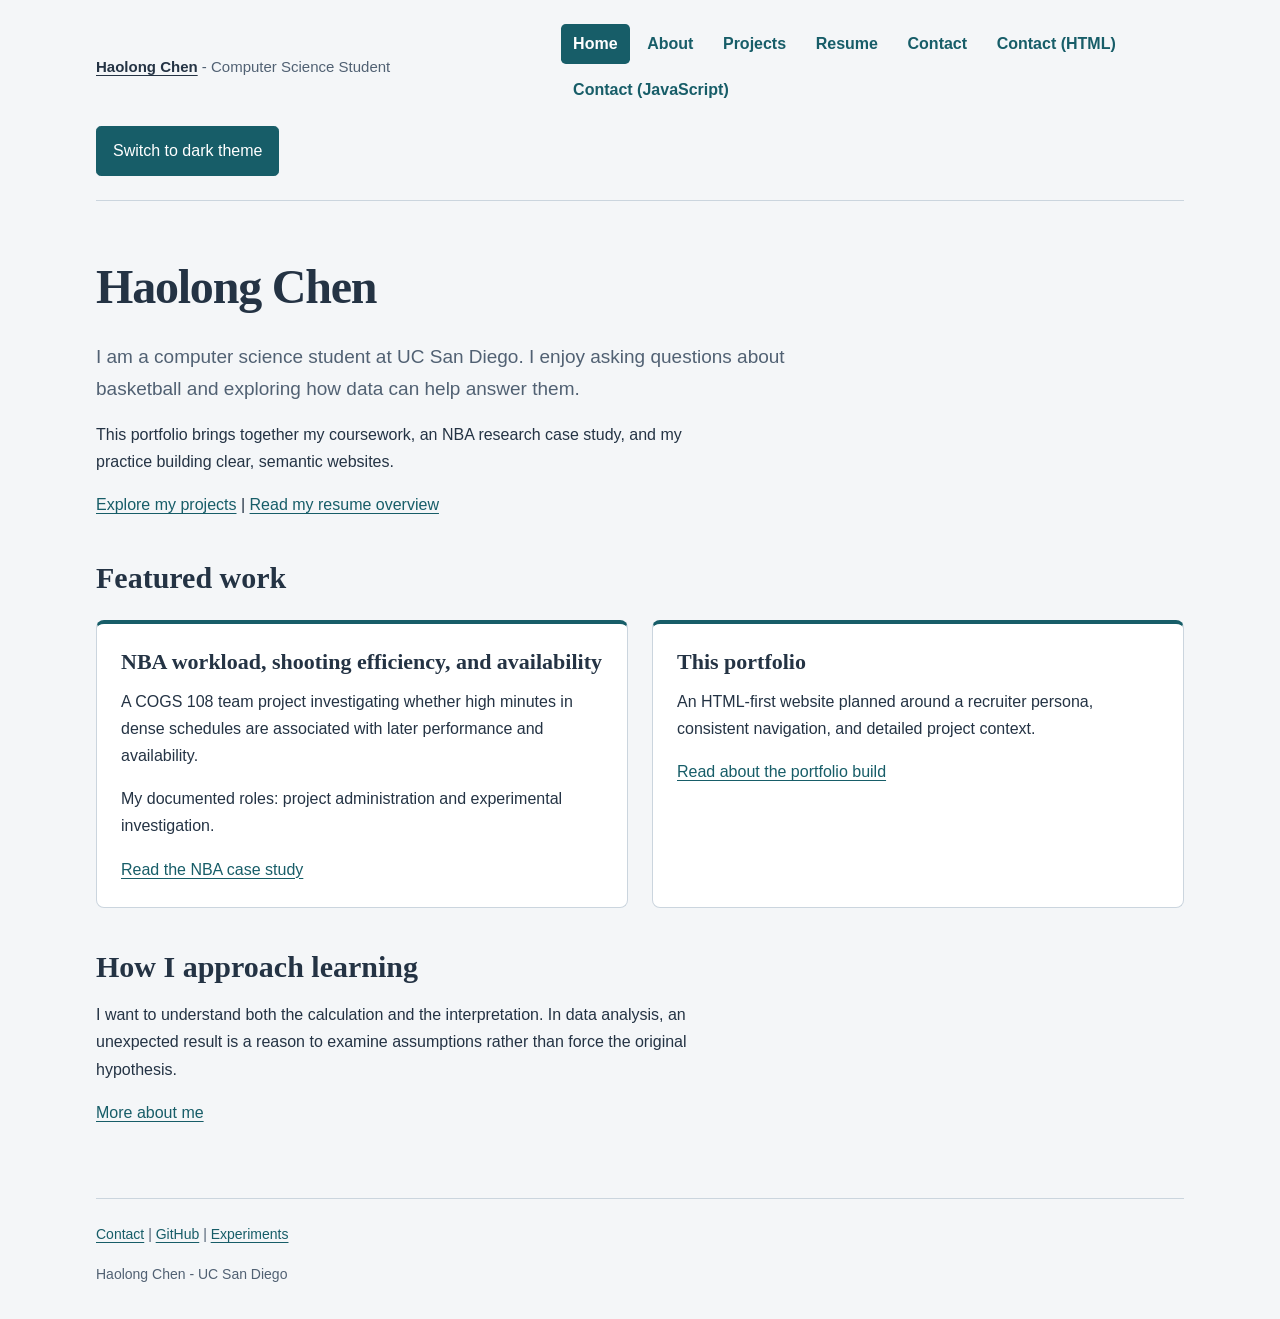
<file: index.html>
<!doctype html>
<html lang="en">
<head>
<meta charset="utf-8">
<meta name="viewport" content="width=device-width, initial-scale=1">
<meta name="description" content="Haolong Chen's computer science portfolio: NBA data analysis and HTML web development.">
<title>Home | Haolong Chen</title>
<link rel="stylesheet" href="assets/structure.css">

<script src="theme.js" defer></script>
</head>
<body>
<header><p><a href="index.html" aria-current="page">Haolong Chen</a> - Computer Science Student</p><nav aria-label="Main navigation"><ul><li><a href="index.html" aria-current="page">Home</a></li><li><a href="about.html">About</a></li><li><a href="projects.html">Projects</a></li><li><a href="resume.html">Resume</a></li><li><a href="contact.html">Contact</a></li><li><a href="form-no-js.html">Contact (HTML)</a></li><li><a href="form-with-js.html">Contact (JavaScript)</a></li></ul></nav><button id="theme-toggle" type="button" hidden>Switch to dark theme</button></header>
<main id="main-content">
<h1>Haolong Chen</h1>
<p>I am a computer science student at UC San Diego. I enjoy asking questions about basketball and exploring how data can help answer them.</p>
<p>This portfolio brings together my coursework, an NBA research case study, and my practice building clear, semantic websites.</p>
<p><a href="projects.html">Explore my projects</a> | <a href="resume.html">Read my resume overview</a></p>
<section class="featured-work"><h2>Featured work</h2>
<project-summary><h3>NBA workload, shooting efficiency, and availability</h3><p>A COGS 108 team project investigating whether high minutes in dense schedules are associated with later performance and availability.</p><p>My documented roles: project administration and experimental investigation.</p><a href="project-web.html">Read the NBA case study</a></project-summary>
<project-summary><h3>This portfolio</h3><p>An HTML-first website planned around a recruiter persona, consistent navigation, and detailed project context.</p><a href="projects.html#portfolio">Read about the portfolio build</a></project-summary>
</section>
<section><h2>How I approach learning</h2><p>I want to understand both the calculation and the interpretation. In data analysis, an unexpected result is a reason to examine assumptions rather than force the original hypothesis.</p><p><a href="about.html">More about me</a></p></section>
</main>
<footer><p><a href="contact.html">Contact</a> | <a href="https://github.com/hac098-cloud">GitHub</a> | <a href="experiments.html">Experiments</a></p><p>Haolong Chen - UC San Diego</p></footer>
</body>
</html>
</file>
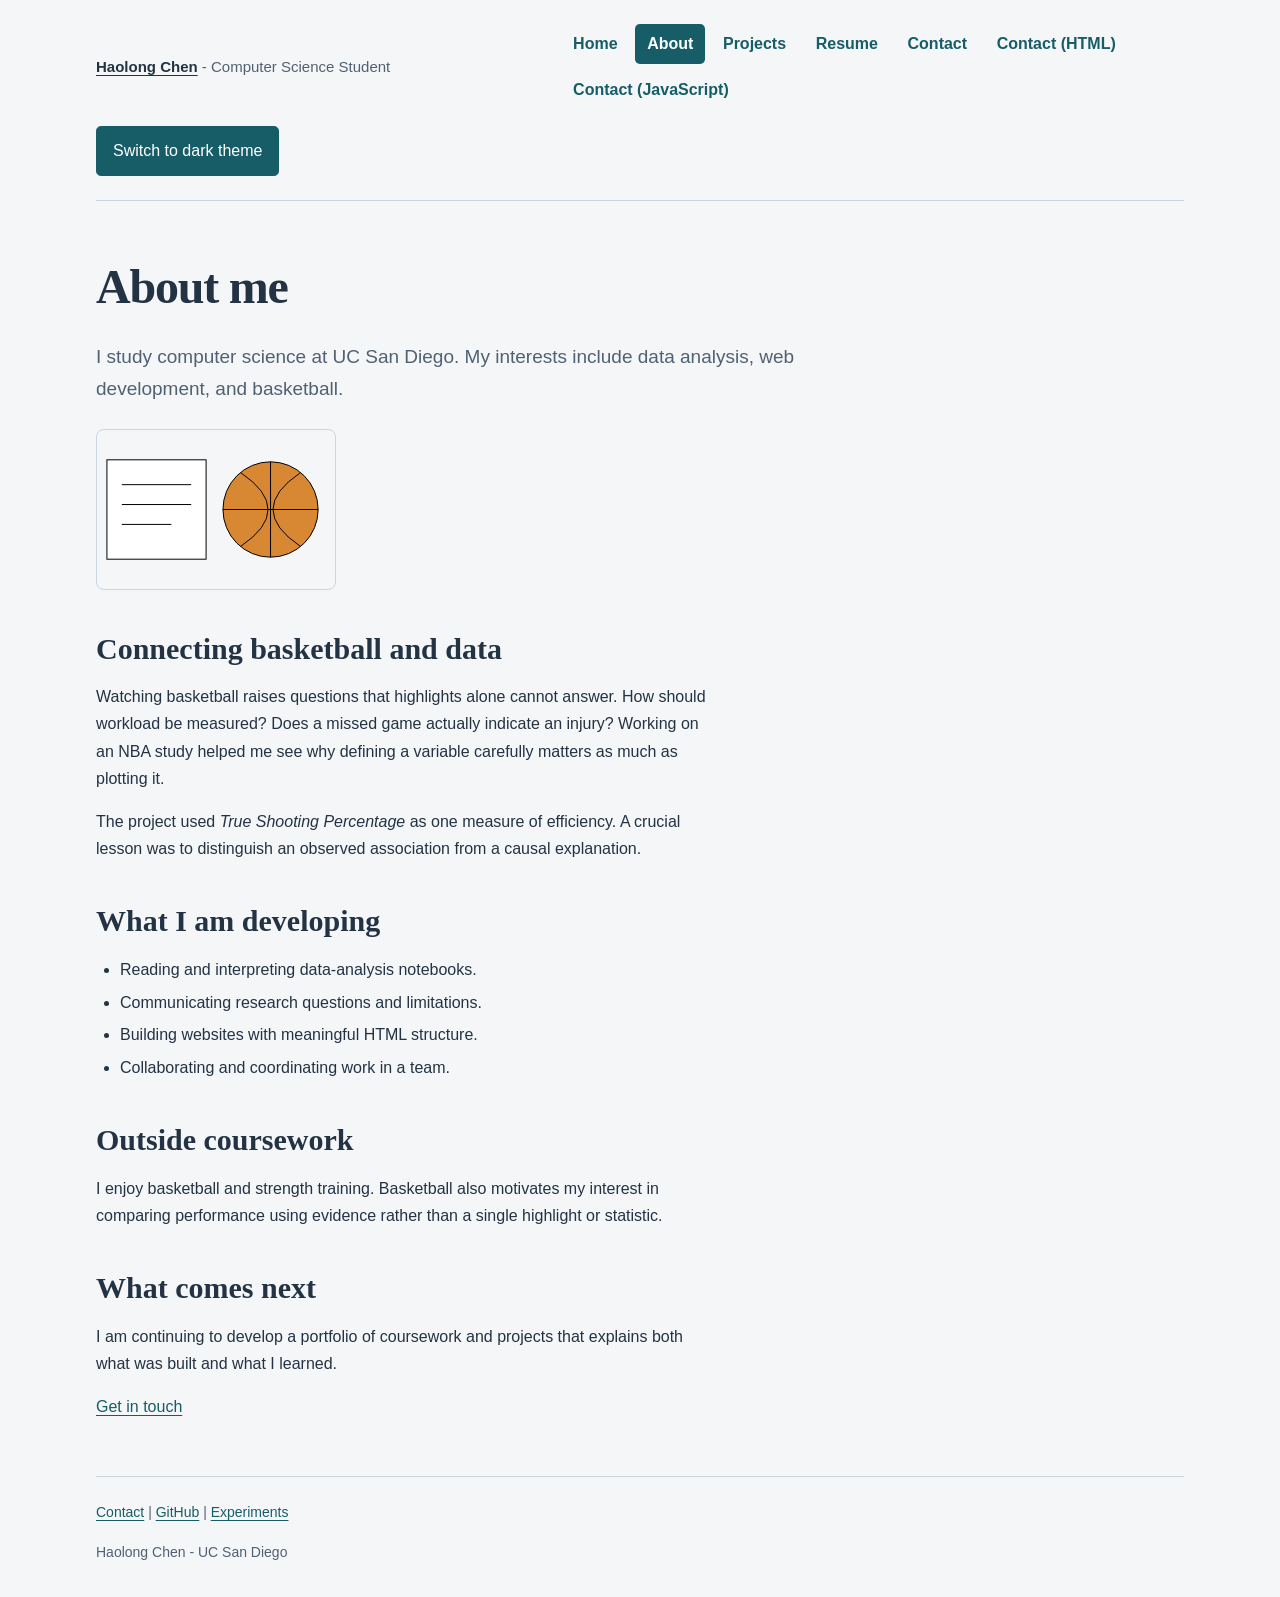
<file: about.html>
<!doctype html>
<html lang="en">
<head>
<meta charset="utf-8">
<meta name="viewport" content="width=device-width, initial-scale=1">
<meta name="description" content="Haolong Chen's computer science portfolio: NBA data analysis and HTML web development.">
<title>About | Haolong Chen</title>
<link rel="stylesheet" href="assets/structure.css">

<script src="theme.js" defer></script>
</head>
<body>
<header><p><a href="index.html">Haolong Chen</a> - Computer Science Student</p><nav aria-label="Main navigation"><ul><li><a href="index.html">Home</a></li><li><a href="about.html" aria-current="page">About</a></li><li><a href="projects.html">Projects</a></li><li><a href="resume.html">Resume</a></li><li><a href="contact.html">Contact</a></li><li><a href="form-no-js.html">Contact (HTML)</a></li><li><a href="form-with-js.html">Contact (JavaScript)</a></li></ul></nav><button id="theme-toggle" type="button" hidden>Switch to dark theme</button></header>
<main id="main-content">
<h1>About me</h1>
<p>I study computer science at UC San Diego. My interests include data analysis, web development, and basketball.</p>
<picture><source srcset="assets/basketball.svg" type="image/svg+xml"><img src="assets/basketball.png" width="240" height="160" alt="Illustration of a basketball beside a notebook, representing my interest in sports and analysis."></picture>
<section><h2>Connecting basketball and data</h2><p>Watching basketball raises questions that highlights alone cannot answer. How should workload be measured? Does a missed game actually indicate an injury? Working on an NBA study helped me see why defining a variable carefully matters as much as plotting it.</p><p>The project used <i>True Shooting Percentage</i> as one measure of efficiency. A crucial lesson was to distinguish an observed association from a causal explanation.</p></section>
<section><h2>What I am developing</h2><ul><li>Reading and interpreting data-analysis notebooks.</li><li>Communicating research questions and limitations.</li><li>Building websites with meaningful HTML structure.</li><li>Collaborating and coordinating work in a team.</li></ul></section>
<section><h2>Outside coursework</h2><p>I enjoy basketball and strength training. Basketball also motivates my interest in comparing performance using evidence rather than a single highlight or statistic.</p></section>
<section><h2>What comes next</h2><p>I am continuing to develop a portfolio of coursework and projects that explains both what was built and what I learned.</p><a href="contact.html">Get in touch</a></section>
</main>
<footer><p><a href="contact.html">Contact</a> | <a href="https://github.com/hac098-cloud">GitHub</a> | <a href="experiments.html">Experiments</a></p><p>Haolong Chen - UC San Diego</p></footer>
</body>
</html>
</file>
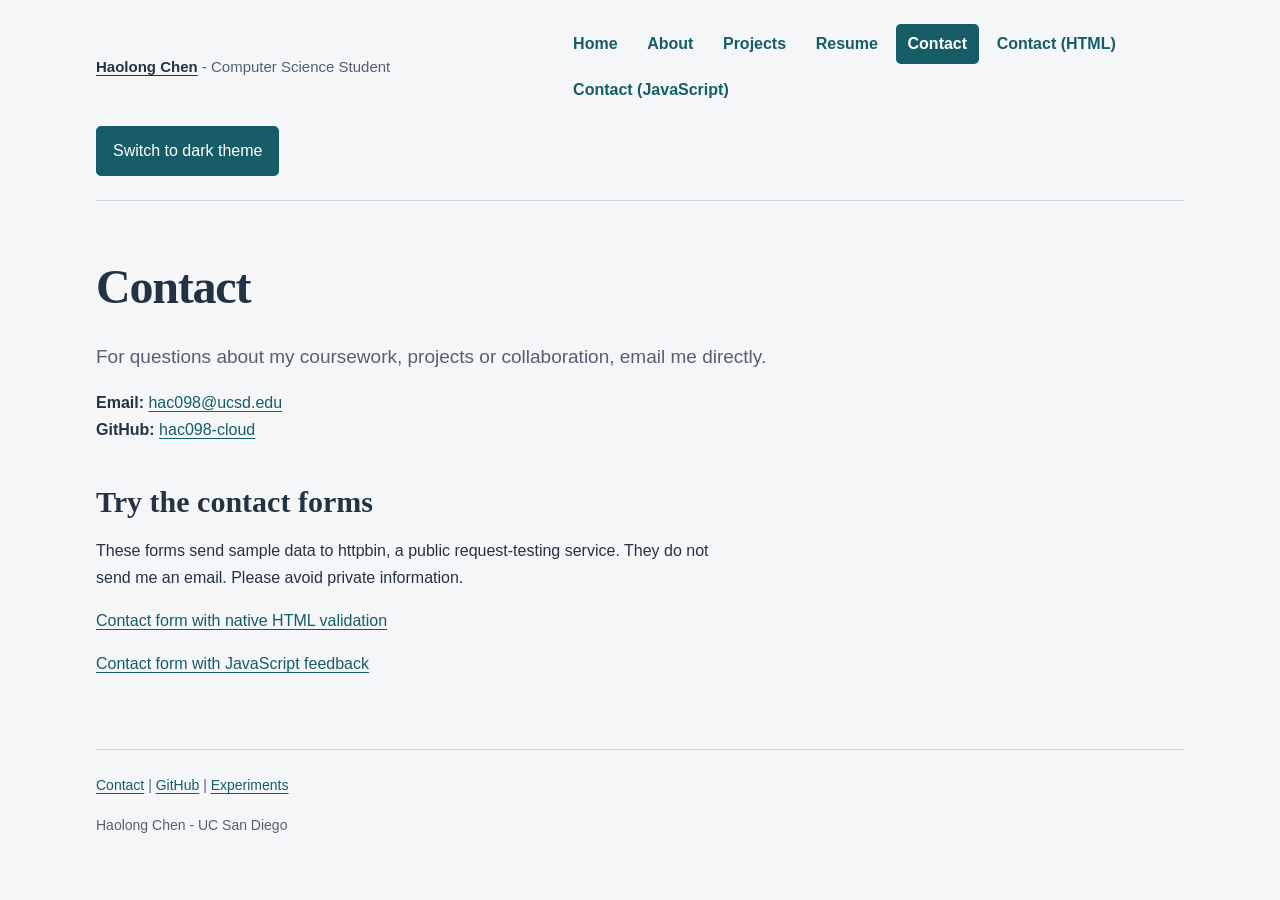
<file: contact.html>
<!doctype html>
<html lang="en">
<head>
<meta charset="utf-8">
<meta name="viewport" content="width=device-width, initial-scale=1">
<meta name="description" content="Haolong Chen's computer science portfolio: NBA data analysis and HTML web development.">
<title>Contact | Haolong Chen</title>
<link rel="stylesheet" href="assets/structure.css">

<script src="theme.js" defer></script>
</head>
<body>
<header><p><a href="index.html">Haolong Chen</a> - Computer Science Student</p><nav aria-label="Main navigation"><ul><li><a href="index.html">Home</a></li><li><a href="about.html">About</a></li><li><a href="projects.html">Projects</a></li><li><a href="resume.html">Resume</a></li><li><a href="contact.html" aria-current="page">Contact</a></li><li><a href="form-no-js.html">Contact (HTML)</a></li><li><a href="form-with-js.html">Contact (JavaScript)</a></li></ul></nav><button id="theme-toggle" type="button" hidden>Switch to dark theme</button></header>
<main id="main-content">
<h1>Contact</h1><p>For questions about my coursework, projects or collaboration, email me directly.</p><div><p><b>Email:</b> <a href="mailto:hac098@ucsd.edu">hac098@ucsd.edu</a><br><b>GitHub:</b> <a href="https://github.com/hac098-cloud"><span>hac098-cloud</span></a></p></div>
<section><h2>Try the contact forms</h2><p>These forms send sample data to httpbin, a public request-testing service. They do not send me an email. Please avoid private information.</p><p><a href="form-no-js.html">Contact form with native HTML validation</a></p><p><a href="form-with-js.html">Contact form with JavaScript feedback</a></p></section>
</main>
<footer><p><a href="contact.html" aria-current="page">Contact</a> | <a href="https://github.com/hac098-cloud">GitHub</a> | <a href="experiments.html">Experiments</a></p><p>Haolong Chen - UC San Diego</p></footer>
</body>
</html>
</file>
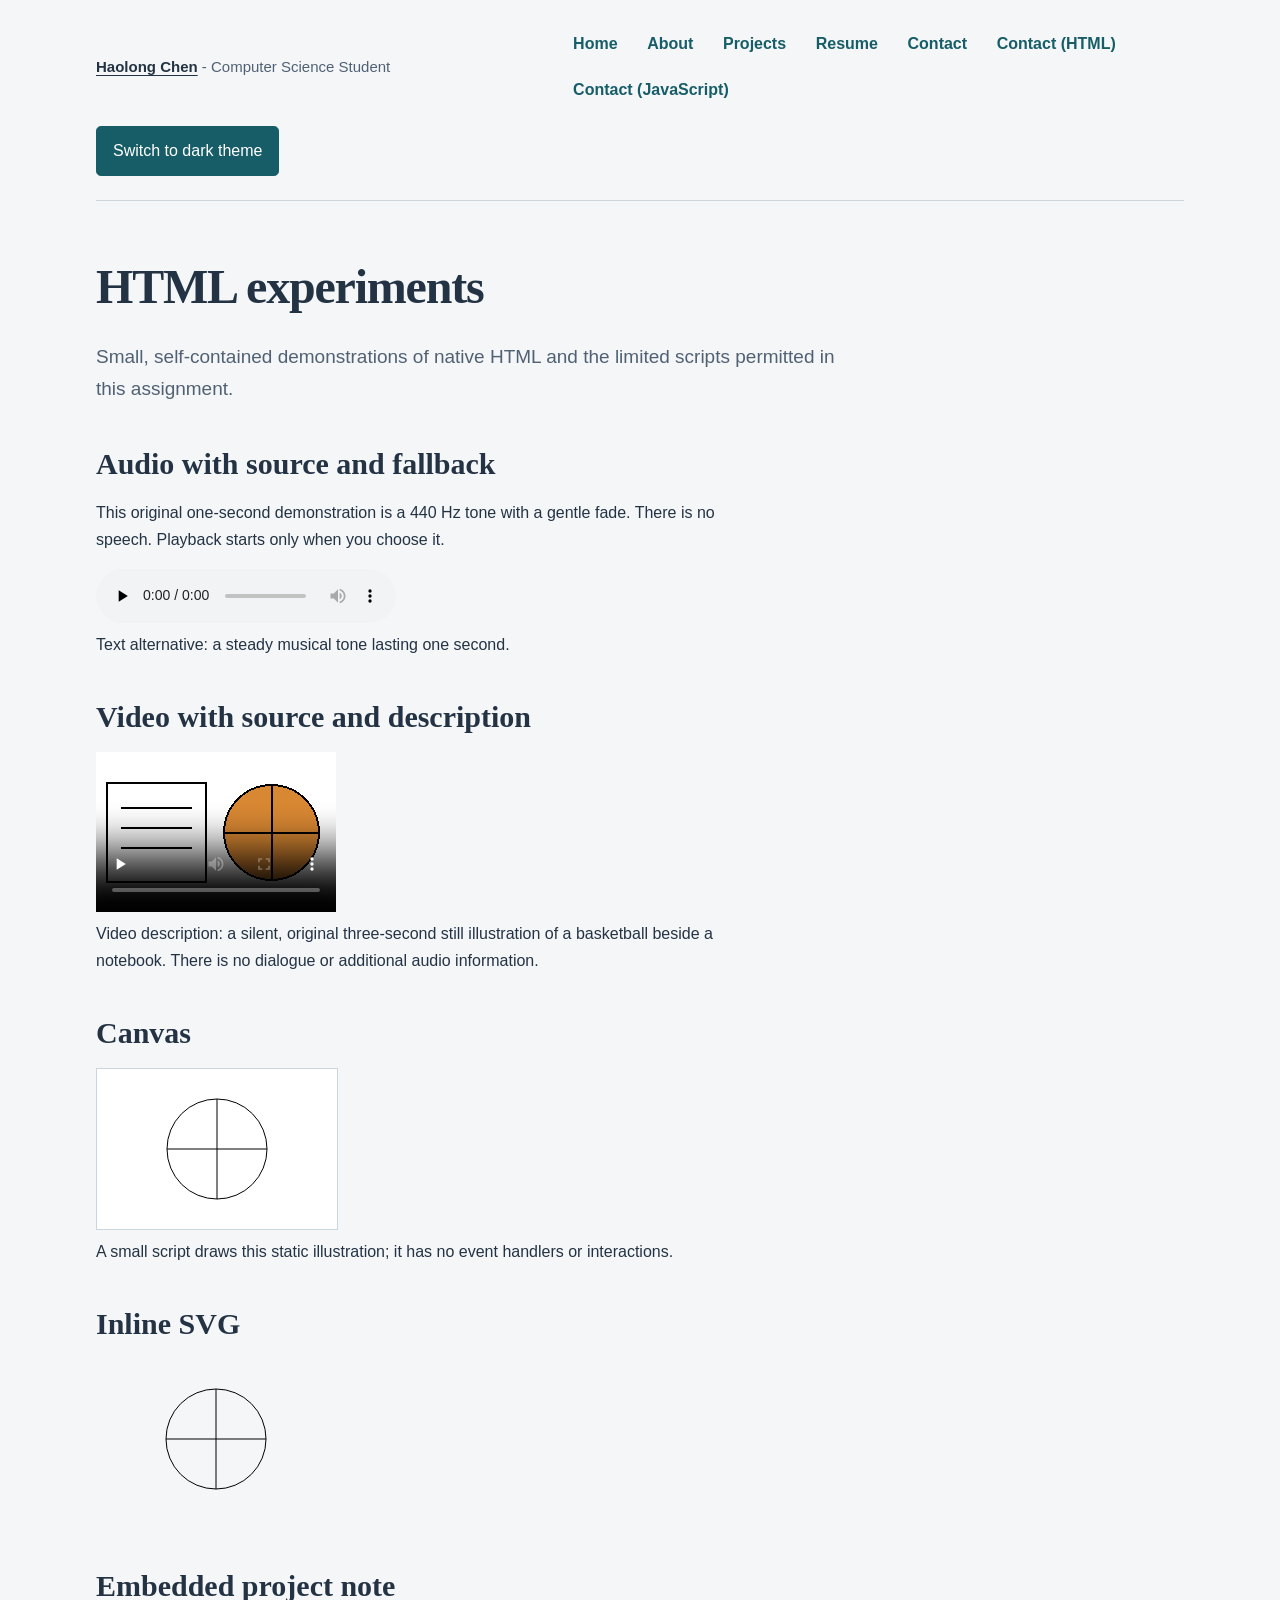
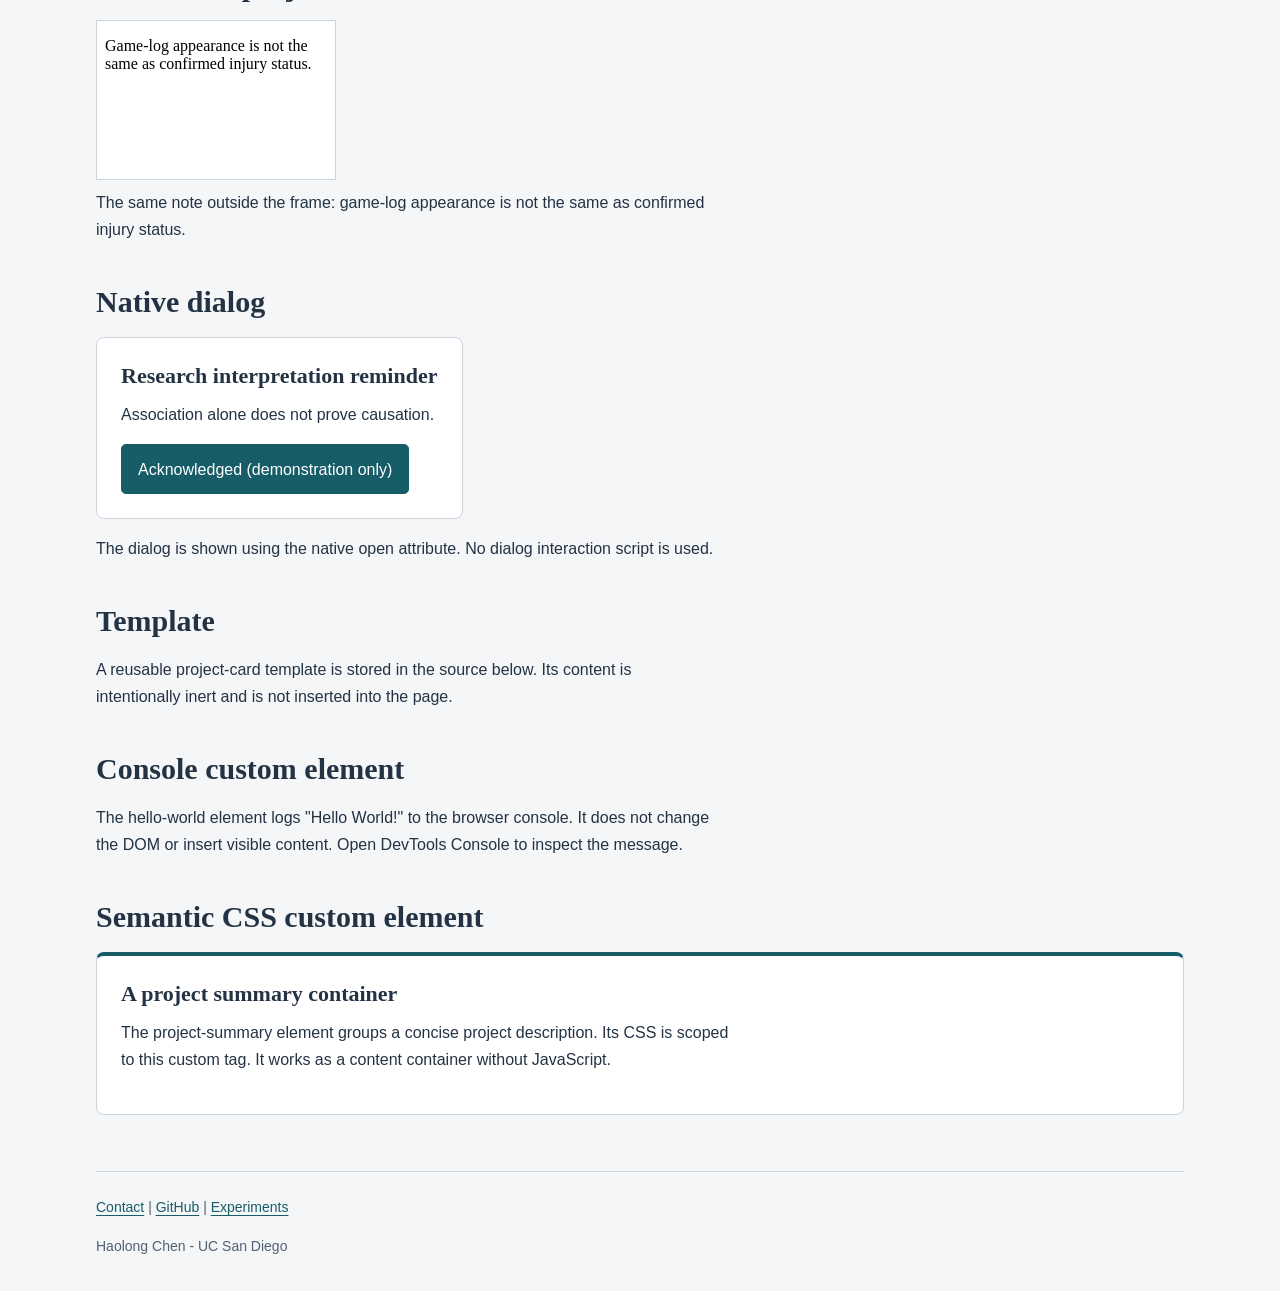
<file: experiments.html>
<!doctype html>
<html lang="en">
<head>
<meta charset="utf-8">
<meta name="viewport" content="width=device-width, initial-scale=1">
<meta name="description" content="Haolong Chen's computer science portfolio: NBA data analysis and HTML web development.">
<title>HTML Experiments | Haolong Chen</title>
<link rel="stylesheet" href="assets/structure.css">
<script src="assets/hello.js" defer></script>

<script src="theme.js" defer></script>
</head>
<body>
<header><p><a href="index.html">Haolong Chen</a> - Computer Science Student</p><nav aria-label="Main navigation"><ul><li><a href="index.html">Home</a></li><li><a href="about.html">About</a></li><li><a href="projects.html">Projects</a></li><li><a href="resume.html">Resume</a></li><li><a href="contact.html">Contact</a></li><li><a href="form-no-js.html">Contact (HTML)</a></li><li><a href="form-with-js.html">Contact (JavaScript)</a></li></ul></nav><button id="theme-toggle" type="button" hidden>Switch to dark theme</button></header>
<main id="main-content">
<h1>HTML experiments</h1><p>Small, self-contained demonstrations of native HTML and the limited scripts permitted in this assignment.</p>
<section><h2>Audio with source and fallback</h2><p>This original one-second demonstration is a 440 Hz tone with a gentle fade. There is no speech. Playback starts only when you choose it.</p><audio controls preload="none"><source src="assets/demo-tone.wav" type="audio/wav">Your browser does not support embedded audio. <a href="assets/demo-tone.wav">Download the tone</a>.</audio><p>Text alternative: a steady musical tone lasting one second.</p></section>
<section><h2>Video with source and description</h2><video controls preload="none" width="240" height="160" poster="assets/basketball.png"><source src="assets/basketball-demo.mp4" type="video/mp4">Your browser does not support embedded video. <a href="assets/basketball-demo.mp4">Download the video</a>.</video><p>Video description: a silent, original three-second still illustration of a basketball beside a notebook. There is no dialogue or additional audio information.</p></section>
<section><h2>Canvas</h2><canvas id="demo-canvas" width="240" height="160" role="img" aria-label="An outlined basketball with center lines.">An outlined basketball with vertical and horizontal center lines.</canvas><p>A small script draws this static illustration; it has no event handlers or interactions.</p><script>
const ctx = document.getElementById('demo-canvas').getContext('2d');
ctx.beginPath();
ctx.arc(120,80,50,0,2*Math.PI);
ctx.moveTo(70,80);
ctx.lineTo(170,80);
ctx.moveTo(120,30);
ctx.lineTo(120,130);
ctx.stroke();
</script><noscript><p>The canvas drawing requires JavaScript; its text description remains available.</p></noscript></section>
<section><h2>Inline SVG</h2><svg xmlns="http://www.w3.org/2000/svg" width="240" height="160" viewBox="0 0 240 160" role="img" aria-labelledby="svg-title"><title id="svg-title">Basketball outline</title><circle cx="120" cy="80" r="50" fill="none" stroke="black"/><path d="M70 80h100M120 30v100" stroke="black"/></svg></section>
<section><h2>Embedded project note</h2><iframe title="Short note on interpreting NBA availability" width="240" height="160" srcdoc="&lt;!doctype html&gt;&lt;html lang='en'&gt;&lt;head&gt;&lt;meta charset='utf-8'&gt;&lt;title&gt;Availability note&lt;/title&gt;&lt;/head&gt;&lt;body&gt;&lt;p&gt;Game-log appearance is not the same as confirmed injury status.&lt;/p&gt;&lt;/body&gt;&lt;/html&gt;"></iframe><p>The same note outside the frame: game-log appearance is not the same as confirmed injury status.</p></section>
<section><h2>Native dialog</h2><dialog open aria-labelledby="dialog-title"><h3 id="dialog-title">Research interpretation reminder</h3><p>Association alone does not prove causation.</p><button type="button">Acknowledged (demonstration only)</button></dialog><p>The dialog is shown using the native open attribute. No dialog interaction script is used.</p></section>
<section><h2>Template</h2><p>A reusable project-card template is stored in the source below. Its content is intentionally inert and is not inserted into the page.</p><template id="project-card"><article><h3>Project title</h3><p>Project summary.</p></article></template></section>
<section><h2>Console custom element</h2><p>The hello-world element logs "Hello World!" to the browser console. It does not change the DOM or insert visible content. Open DevTools Console to inspect the message.</p><hello-world></hello-world></section>
<section><h2>Semantic CSS custom element</h2><project-summary><h3>A project summary container</h3><p>The project-summary element groups a concise project description. Its CSS is scoped to this custom tag. It works as a content container without JavaScript.</p></project-summary></section>
</main>
<footer><p><a href="contact.html">Contact</a> | <a href="https://github.com/hac098-cloud">GitHub</a> | <a href="experiments.html" aria-current="page">Experiments</a></p><p>Haolong Chen - UC San Diego</p></footer>
</body>
</html>
</file>
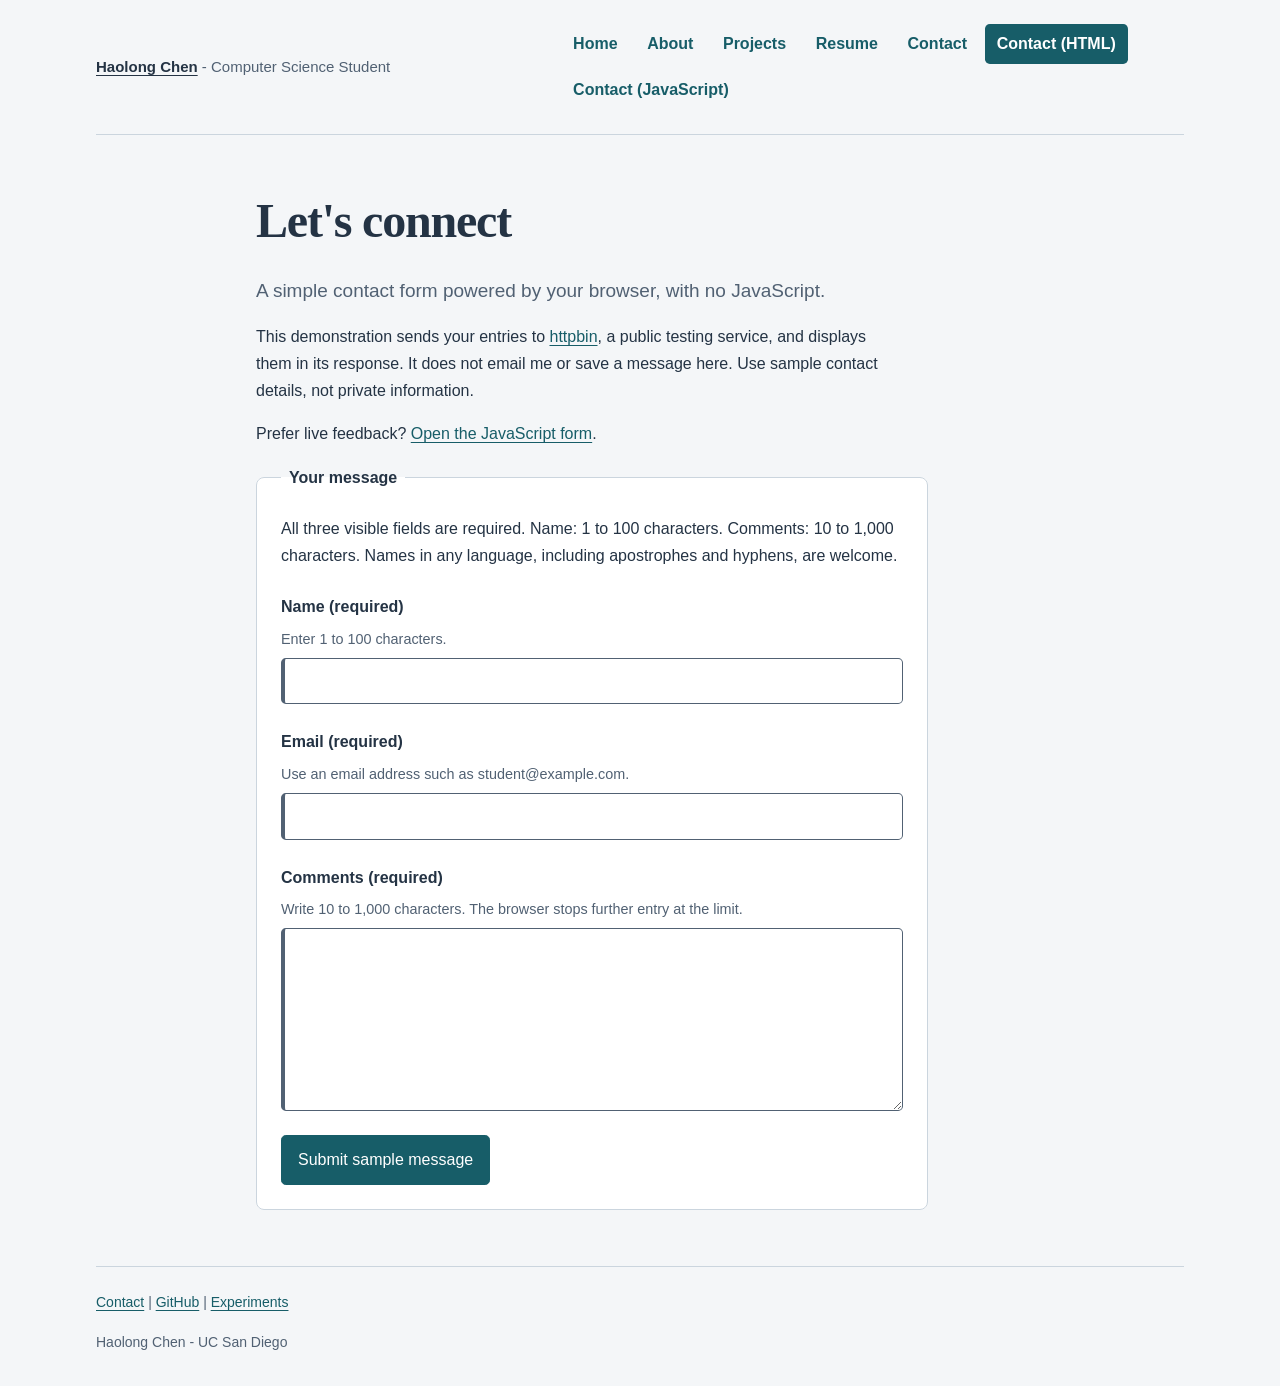
<file: form-no-js.html>
<!doctype html>
<html lang="en">
<head>
<meta charset="utf-8">
<meta name="viewport" content="width=device-width, initial-scale=1">
<meta name="description" content="Haolong Chen's computer science portfolio: NBA data analysis and HTML web development.">
<title>Contact (HTML) | Haolong Chen</title>
<link rel="stylesheet" href="assets/structure.css">


</head>
<body>
<header><p><a href="index.html">Haolong Chen</a> - Computer Science Student</p><nav aria-label="Main navigation"><ul><li><a href="index.html">Home</a></li><li><a href="about.html">About</a></li><li><a href="projects.html">Projects</a></li><li><a href="resume.html">Resume</a></li><li><a href="contact.html">Contact</a></li><li><a href="form-no-js.html" aria-current="page">Contact (HTML)</a></li><li><a href="form-with-js.html">Contact (JavaScript)</a></li></ul></nav></header>
<main id="main-content" class="contact-page">
<h1>Let's connect</h1>
<p>A simple contact form powered by your browser, with no JavaScript.</p>
<p id="submission-note">This demonstration sends your entries to <a href="https://httpbin.org">httpbin</a>, a public testing service, and displays them in its response. It does not email me or save a message here. Use sample contact details, not private information.</p>
<p>Prefer live feedback? <a href="form-with-js.html">Open the JavaScript form</a>.</p>
<form id="contact-form" action="https://httpbin.org/post" method="post" aria-describedby="submission-note">
<fieldset><legend>Your message</legend>
<p>All three visible fields are required. Name: 1 to 100 characters. Comments: 10 to 1,000 characters. Names in any language, including apostrophes and hyphens, are welcome.</p>
<div class="form-field">
<label for="name">Name (required)</label>
<p class="field-hint" id="name-hint">Enter 1 to 100 characters.</p>
<input type="text" id="name" name="name" autocomplete="name" required minlength="1" maxlength="100" data-label="Name" aria-describedby="name-hint">

</div>
<div class="form-field">
<label for="email">Email (required)</label>
<p class="field-hint" id="email-hint">Use an email address such as student@example.com.</p>
<input type="email" id="email" name="email" autocomplete="email" required data-label="Email" aria-describedby="email-hint">

</div>
<div class="form-field">
<label for="comments">Comments (required)</label>
<p class="field-hint" id="comments-hint">Write 10 to 1,000 characters. The browser stops further entry at the limit.</p>
<textarea id="comments" name="comments" rows="6" required minlength="10" maxlength="1000" data-label="Comments" aria-describedby="comments-hint"></textarea>

</div>
<input type="hidden" name="possible_bot" value="true">

<button type="submit">Submit sample message</button>
</fieldset>
</form>
</main>
<footer><p><a href="contact.html">Contact</a> | <a href="https://github.com/hac098-cloud">GitHub</a> | <a href="experiments.html">Experiments</a></p><p>Haolong Chen - UC San Diego</p></footer>
</body>
</html>
</file>
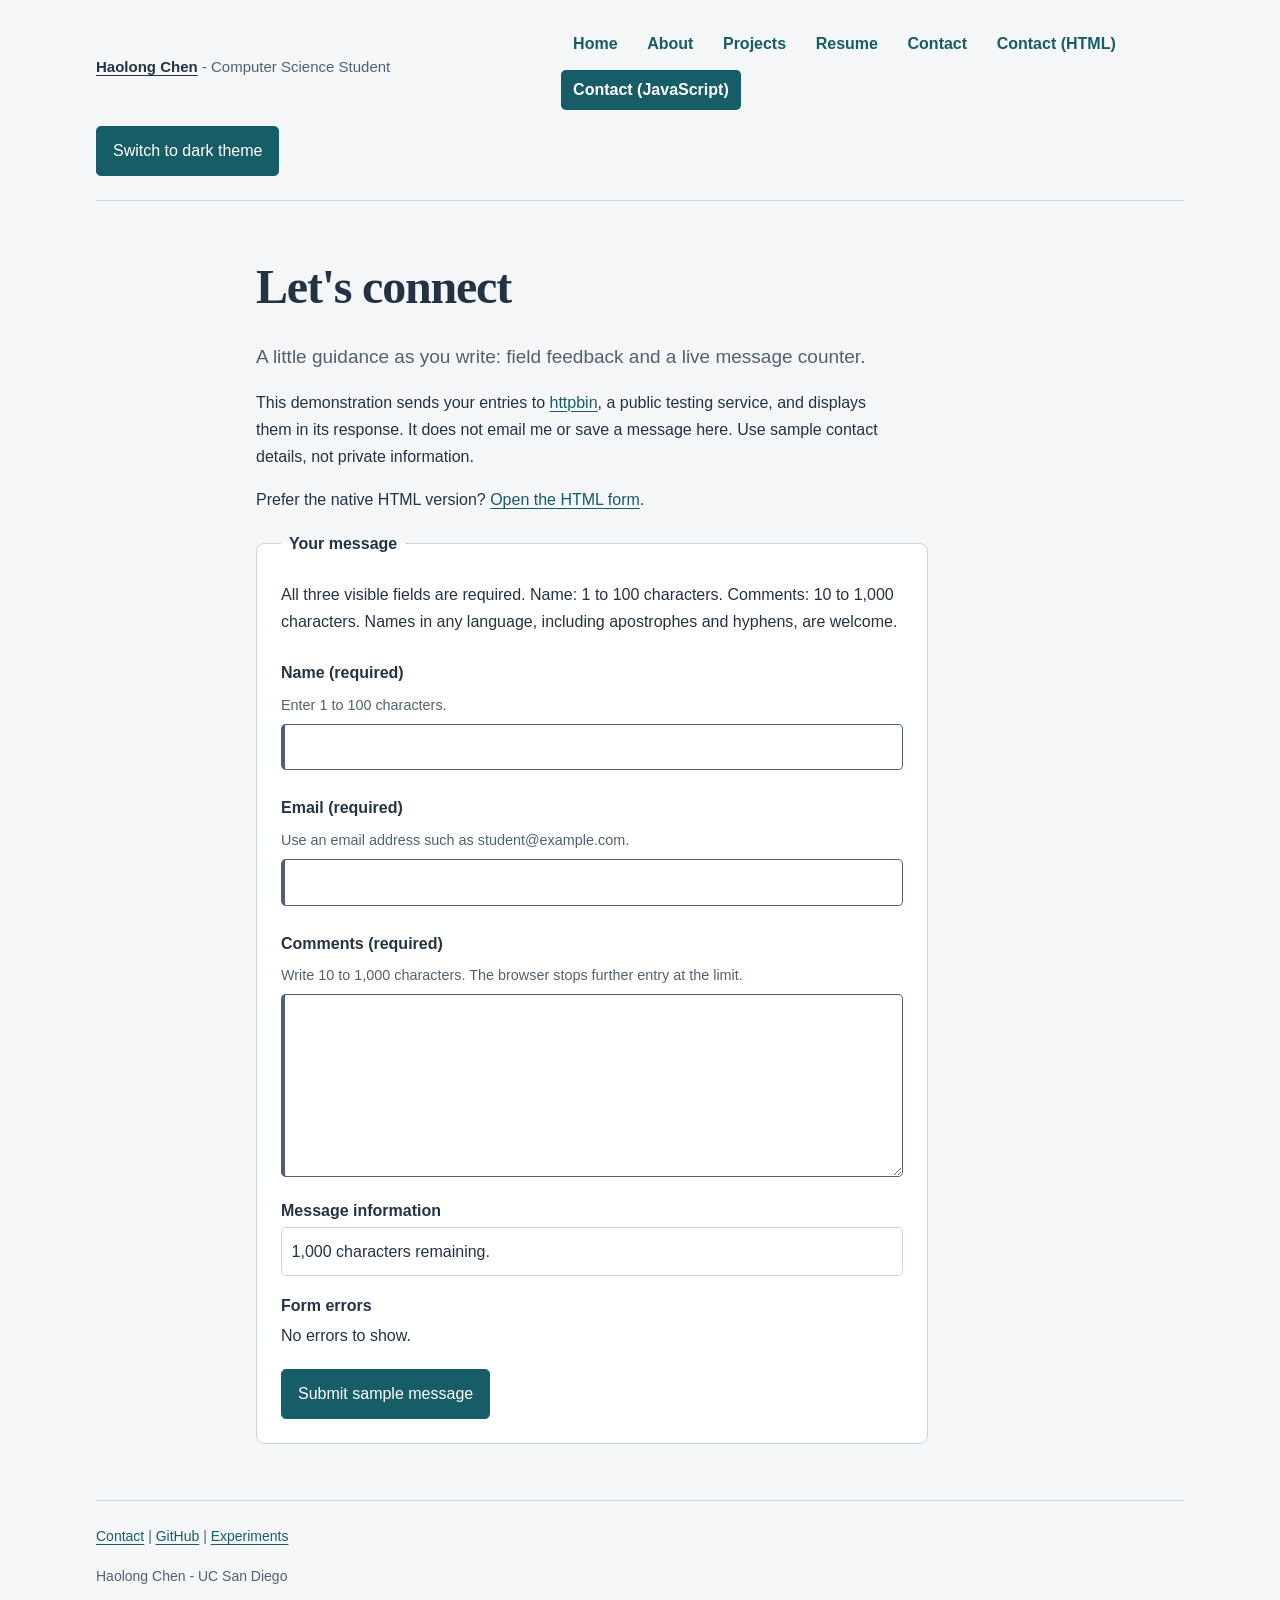
<file: form-with-js.html>
<!doctype html>
<html lang="en">
<head>
<meta charset="utf-8">
<meta name="viewport" content="width=device-width, initial-scale=1">
<meta name="description" content="Haolong Chen's computer science portfolio: NBA data analysis and HTML web development.">
<title>Contact (JavaScript) | Haolong Chen</title>
<link rel="stylesheet" href="assets/structure.css">

<script src="theme.js" defer></script>
<script src="form.js" defer></script>
</head>
<body>
<header><p><a href="index.html">Haolong Chen</a> - Computer Science Student</p><nav aria-label="Main navigation"><ul><li><a href="index.html">Home</a></li><li><a href="about.html">About</a></li><li><a href="projects.html">Projects</a></li><li><a href="resume.html">Resume</a></li><li><a href="contact.html">Contact</a></li><li><a href="form-no-js.html">Contact (HTML)</a></li><li><a href="form-with-js.html" aria-current="page">Contact (JavaScript)</a></li></ul></nav><button id="theme-toggle" type="button" hidden>Switch to dark theme</button></header>
<main id="main-content" class="contact-page">
<h1>Let's connect</h1>
<p>A little guidance as you write: field feedback and a live message counter.</p>
<p id="submission-note">This demonstration sends your entries to <a href="https://httpbin.org">httpbin</a>, a public testing service, and displays them in its response. It does not email me or save a message here. Use sample contact details, not private information.</p>
<p>Prefer the native HTML version? <a href="form-no-js.html">Open the HTML form</a>.</p>
<form id="contact-form" action="https://httpbin.org/post" method="post" aria-describedby="submission-note">
<fieldset><legend>Your message</legend>
<p>All three visible fields are required. Name: 1 to 100 characters. Comments: 10 to 1,000 characters. Names in any language, including apostrophes and hyphens, are welcome.</p>
<div class="form-field">
<label for="name">Name (required)</label>
<p class="field-hint" id="name-hint">Enter 1 to 100 characters.</p>
<input type="text" id="name" name="name" autocomplete="name" required minlength="1" maxlength="100" data-label="Name" aria-describedby="name-hint name-error">
<p class="field-error" id="name-error"></p>
</div>
<div class="form-field">
<label for="email">Email (required)</label>
<p class="field-hint" id="email-hint">Use an email address such as student@example.com.</p>
<input type="email" id="email" name="email" autocomplete="email" required data-label="Email" aria-describedby="email-hint email-error">
<p class="field-error" id="email-error"></p>
</div>
<div class="form-field">
<label for="comments">Comments (required)</label>
<p class="field-hint" id="comments-hint">Write 10 to 1,000 characters. The browser stops further entry at the limit.</p>
<textarea id="comments" name="comments" rows="6" required minlength="10" maxlength="1000" data-label="Comments" aria-describedby="comments-hint comments-error form-info"></textarea>
<p class="field-error" id="comments-error"></p>
</div>
<input type="hidden" name="possible_bot" value="true">
<input type="hidden" name="form-errors" value="[]">
<div class="form-feedback" data-js-only hidden><h2>Message information</h2><p id="form-info" role="status" aria-live="polite" aria-atomic="true"></p></div>
<div class="form-feedback" data-js-only hidden role="status" aria-live="polite" aria-atomic="true"><h2>Form errors</h2><p id="error-heading">No errors to show.</p><ul id="form-error-list"></ul></div>
<button type="submit">Submit sample message</button>
</fieldset>
</form>
</main>
<footer><p><a href="contact.html">Contact</a> | <a href="https://github.com/hac098-cloud">GitHub</a> | <a href="experiments.html">Experiments</a></p><p>Haolong Chen - UC San Diego</p></footer>
</body>
</html>
</file>
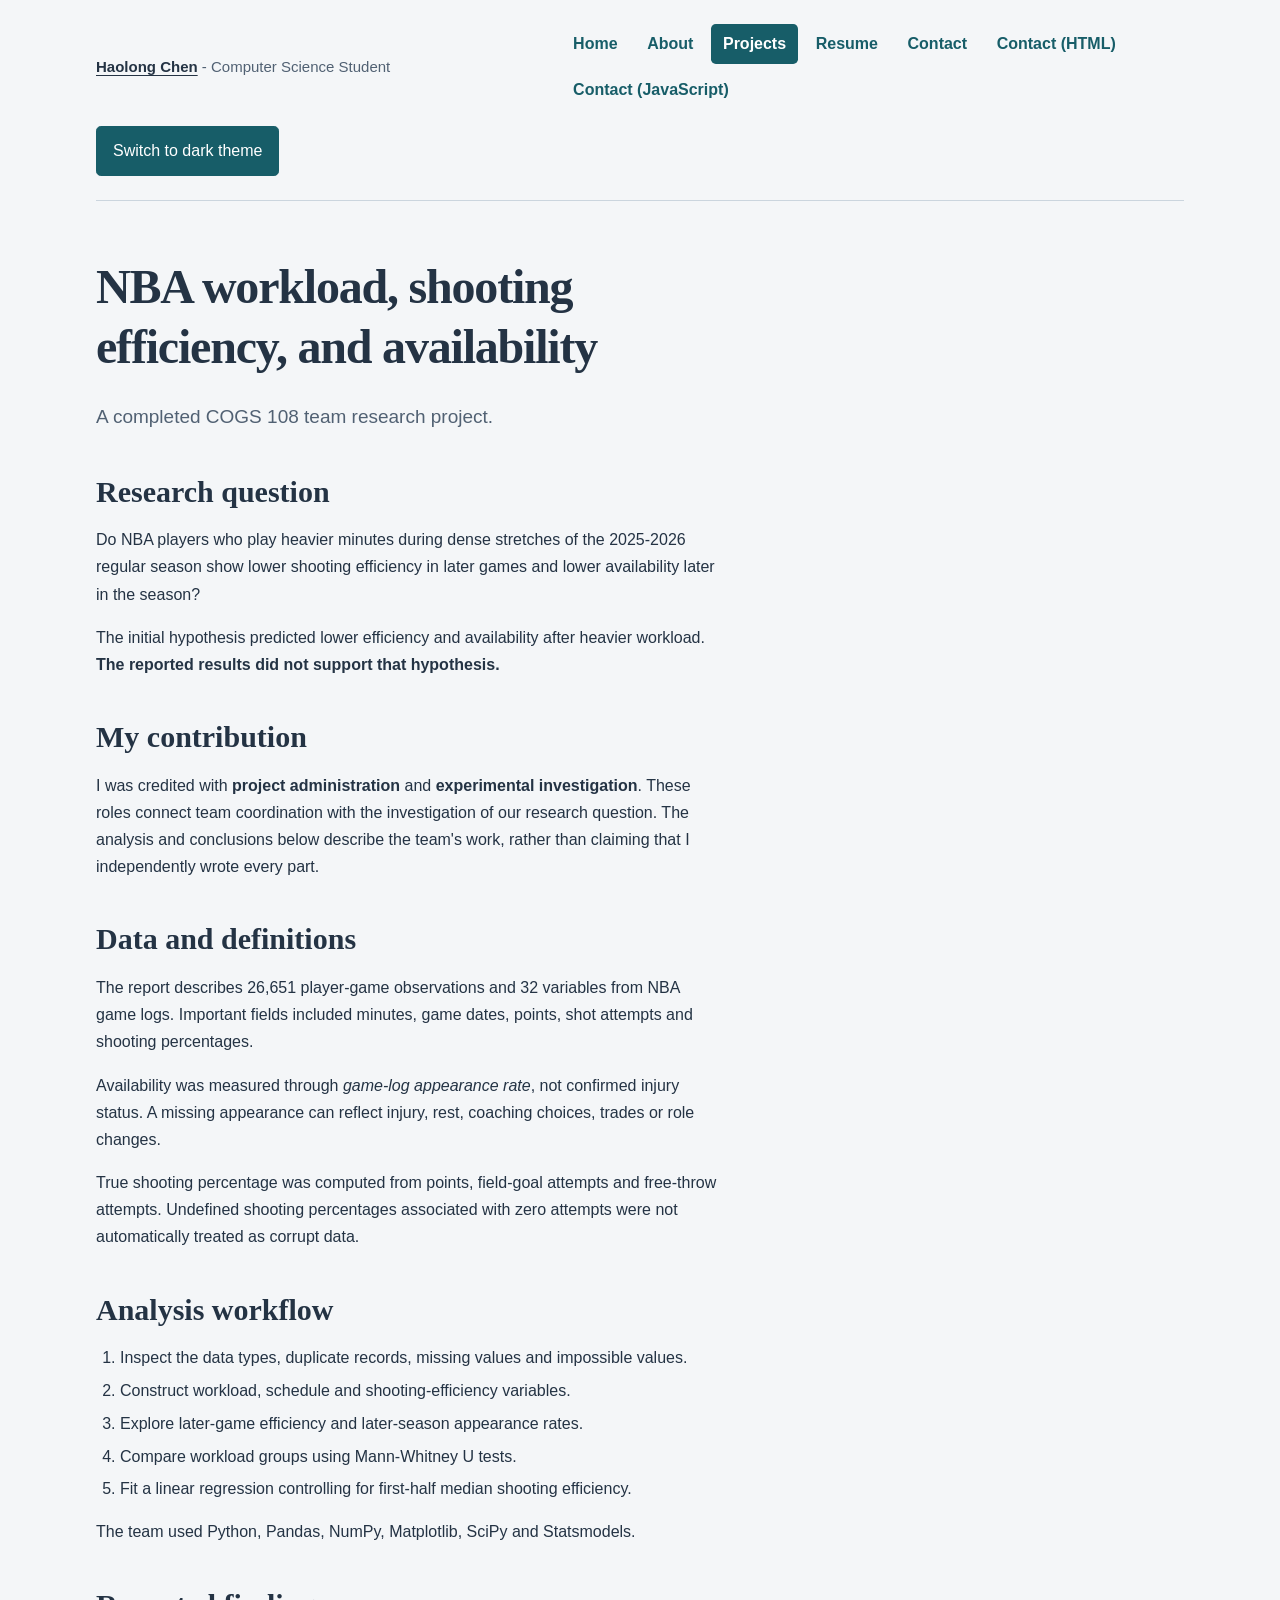
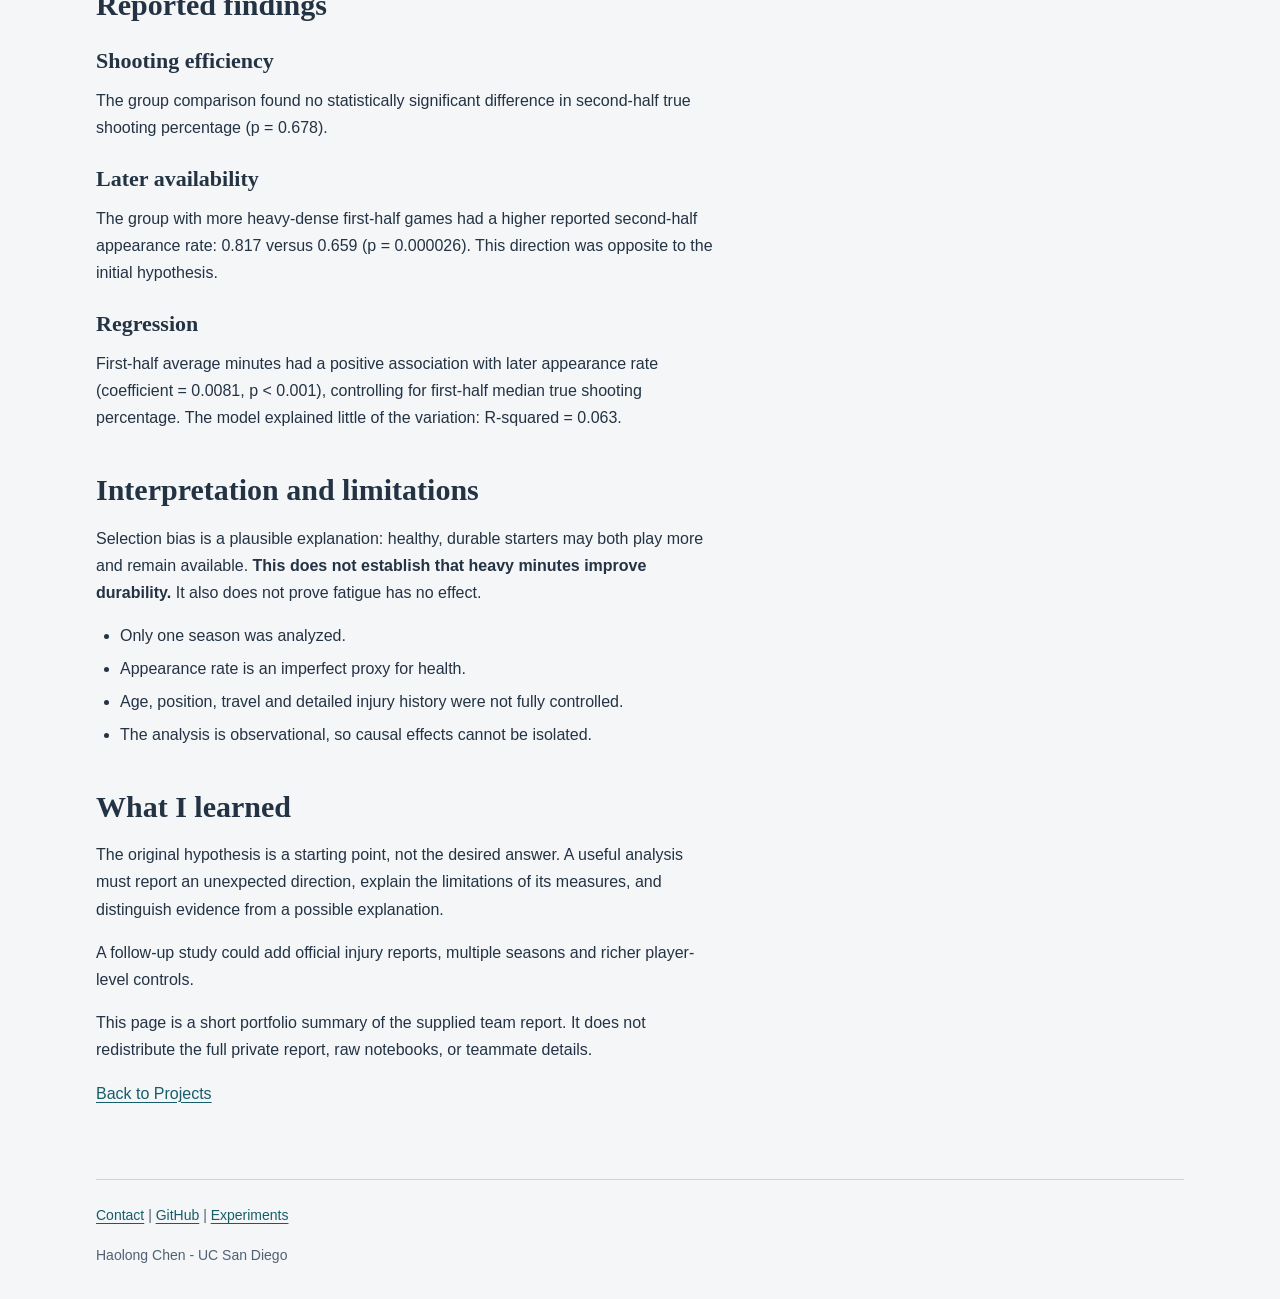
<file: project-web.html>
<!doctype html>
<html lang="en">
<head>
<meta charset="utf-8">
<meta name="viewport" content="width=device-width, initial-scale=1">
<meta name="description" content="Haolong Chen's computer science portfolio: NBA data analysis and HTML web development.">
<title>NBA Case Study | Haolong Chen</title>
<link rel="stylesheet" href="assets/structure.css">

<script src="theme.js" defer></script>
</head>
<body>
<header><p><a href="index.html">Haolong Chen</a> - Computer Science Student</p><nav aria-label="Main navigation"><ul><li><a href="index.html">Home</a></li><li><a href="about.html">About</a></li><li><a href="projects.html" aria-current="page">Projects</a></li><li><a href="resume.html">Resume</a></li><li><a href="contact.html">Contact</a></li><li><a href="form-no-js.html">Contact (HTML)</a></li><li><a href="form-with-js.html">Contact (JavaScript)</a></li></ul></nav><button id="theme-toggle" type="button" hidden>Switch to dark theme</button></header>
<main id="main-content">
<article><h1>NBA workload, shooting efficiency, and availability</h1><p>A completed COGS 108 team research project.</p>
<section><h2>Research question</h2><p>Do NBA players who play heavier minutes during dense stretches of the 2025-2026 regular season show lower shooting efficiency in later games and lower availability later in the season?</p><p>The initial hypothesis predicted lower efficiency and availability after heavier workload. <strong>The reported results did not support that hypothesis.</strong></p></section>
<section><h2>My contribution</h2><p>I was credited with <b>project administration</b> and <b>experimental investigation</b>. These roles connect team coordination with the investigation of our research question. The analysis and conclusions below describe the team's work, rather than claiming that I independently wrote every part.</p></section>
<section><h2>Data and definitions</h2><p>The report describes 26,651 player-game observations and 32 variables from NBA game logs. Important fields included minutes, game dates, points, shot attempts and shooting percentages.</p><p>Availability was measured through <em>game-log appearance rate</em>, not confirmed injury status. A missing appearance can reflect injury, rest, coaching choices, trades or role changes.</p><p>True shooting percentage was computed from points, field-goal attempts and free-throw attempts. Undefined shooting percentages associated with zero attempts were not automatically treated as corrupt data.</p></section>
<section><h2>Analysis workflow</h2><ol><li>Inspect the data types, duplicate records, missing values and impossible values.</li><li>Construct workload, schedule and shooting-efficiency variables.</li><li>Explore later-game efficiency and later-season appearance rates.</li><li>Compare workload groups using Mann-Whitney U tests.</li><li>Fit a linear regression controlling for first-half median shooting efficiency.</li></ol><p>The team used Python, Pandas, NumPy, Matplotlib, SciPy and Statsmodels.</p></section>
<section><h2>Reported findings</h2><h3>Shooting efficiency</h3><p>The group comparison found no statistically significant difference in second-half true shooting percentage (p = 0.678).</p><h3>Later availability</h3><p>The group with more heavy-dense first-half games had a higher reported second-half appearance rate: 0.817 versus 0.659 (p = 0.000026). This direction was opposite to the initial hypothesis.</p><h3>Regression</h3><p>First-half average minutes had a positive association with later appearance rate (coefficient = 0.0081, p &lt; 0.001), controlling for first-half median true shooting percentage. The model explained little of the variation: R-squared = 0.063.</p></section>
<section><h2>Interpretation and limitations</h2><p>Selection bias is a plausible explanation: healthy, durable starters may both play more and remain available. <strong>This does not establish that heavy minutes improve durability.</strong> It also does not prove fatigue has no effect.</p><ul><li>Only one season was analyzed.</li><li>Appearance rate is an imperfect proxy for health.</li><li>Age, position, travel and detailed injury history were not fully controlled.</li><li>The analysis is observational, so causal effects cannot be isolated.</li></ul></section>
<section><h2>What I learned</h2><p>The original hypothesis is a starting point, not the desired answer. A useful analysis must report an unexpected direction, explain the limitations of its measures, and distinguish evidence from a possible explanation.</p><p>A follow-up study could add official injury reports, multiple seasons and richer player-level controls.</p></section>
<p>This page is a short portfolio summary of the supplied team report. It does not redistribute the full private report, raw notebooks, or teammate details.</p><p><a href="projects.html" aria-current="page">Back to Projects</a></p></article>
</main>
<footer><p><a href="contact.html">Contact</a> | <a href="https://github.com/hac098-cloud">GitHub</a> | <a href="experiments.html">Experiments</a></p><p>Haolong Chen - UC San Diego</p></footer>
</body>
</html>
</file>
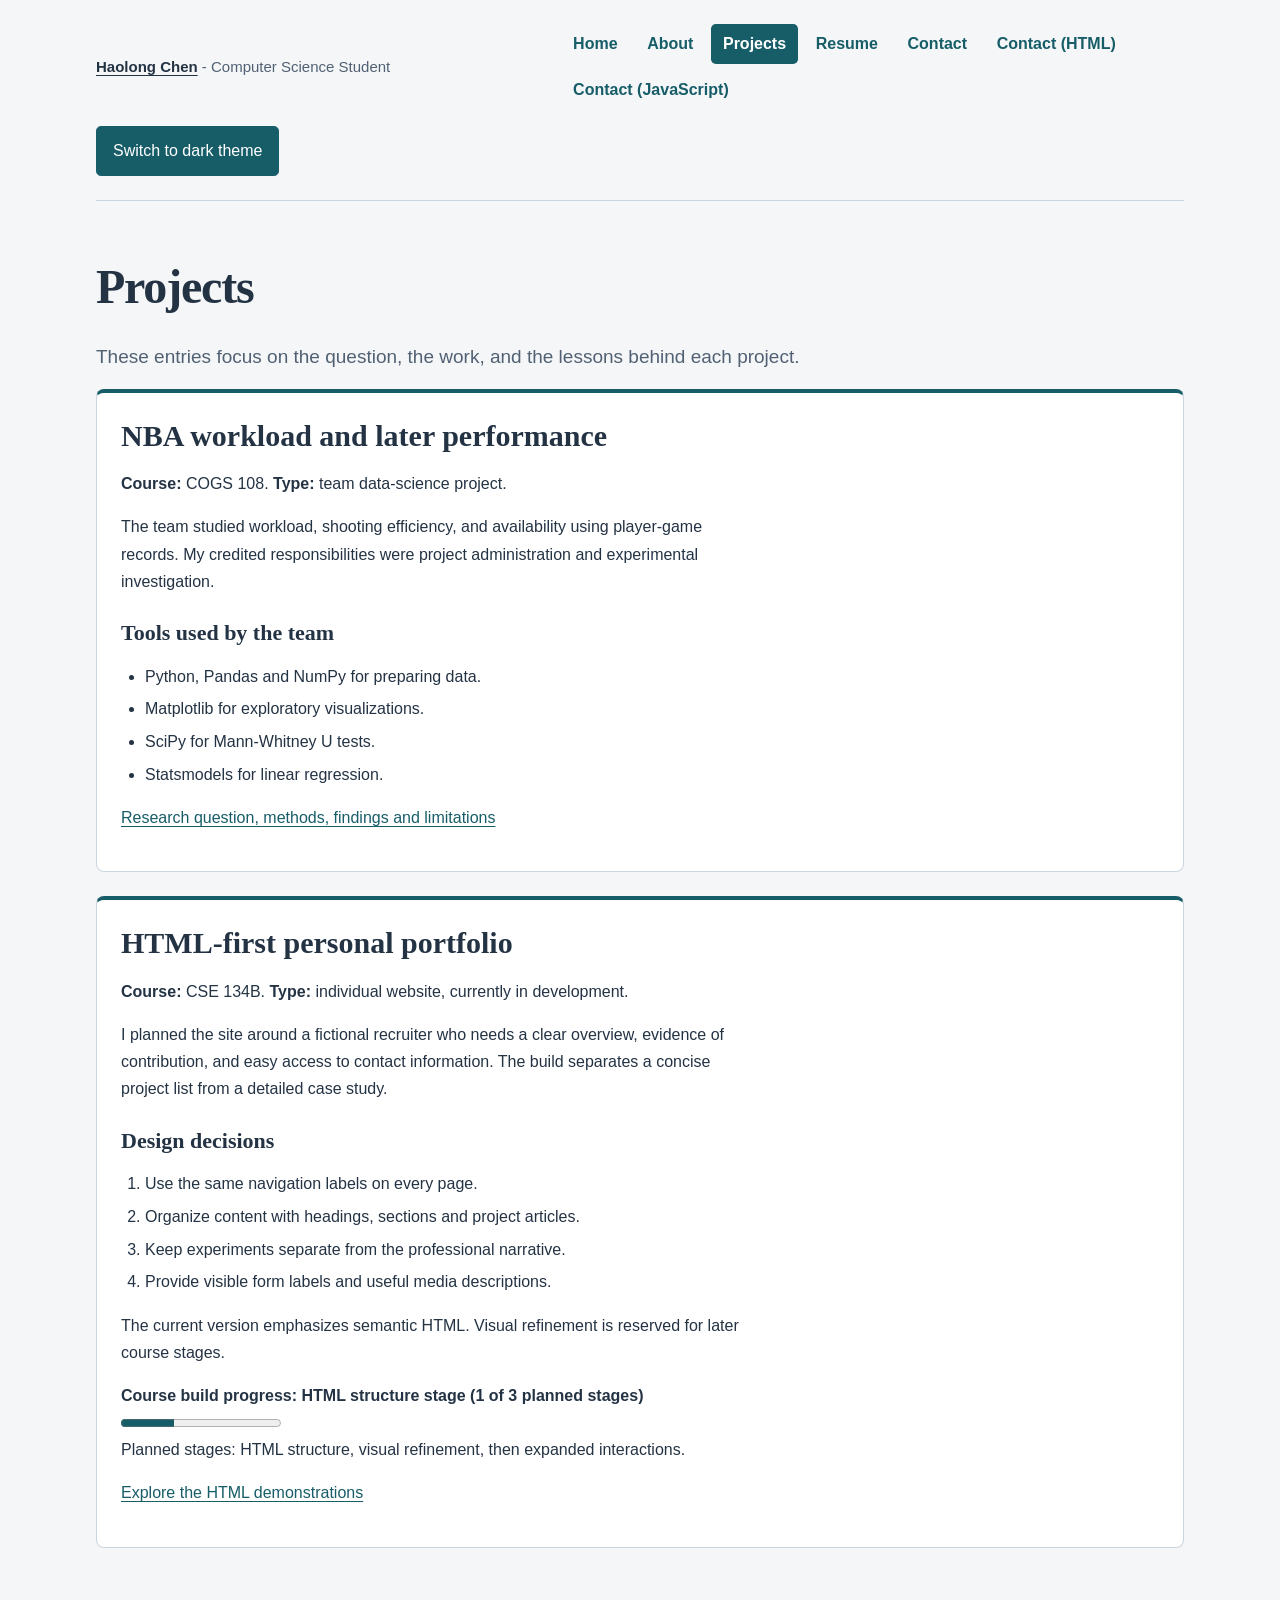
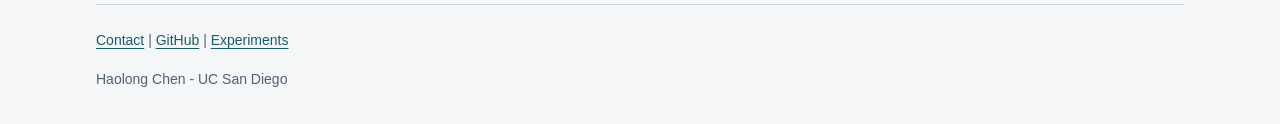
<file: projects.html>
<!doctype html>
<html lang="en">
<head>
<meta charset="utf-8">
<meta name="viewport" content="width=device-width, initial-scale=1">
<meta name="description" content="Haolong Chen's computer science portfolio: NBA data analysis and HTML web development.">
<title>Projects | Haolong Chen</title>
<link rel="stylesheet" href="assets/structure.css">

<script src="theme.js" defer></script>
</head>
<body>
<header><p><a href="index.html">Haolong Chen</a> - Computer Science Student</p><nav aria-label="Main navigation"><ul><li><a href="index.html">Home</a></li><li><a href="about.html">About</a></li><li><a href="projects.html" aria-current="page">Projects</a></li><li><a href="resume.html">Resume</a></li><li><a href="contact.html">Contact</a></li><li><a href="form-no-js.html">Contact (HTML)</a></li><li><a href="form-with-js.html">Contact (JavaScript)</a></li></ul></nav><button id="theme-toggle" type="button" hidden>Switch to dark theme</button></header>
<main id="main-content">
<h1>Projects</h1><p>These entries focus on the question, the work, and the lessons behind each project.</p>
<article class="project-card"><h2>NBA workload and later performance</h2><p><b>Course:</b> COGS 108. <b>Type:</b> team data-science project.</p><p>The team studied workload, shooting efficiency, and availability using player-game records. My credited responsibilities were project administration and experimental investigation.</p><h3>Tools used by the team</h3><ul><li>Python, Pandas and NumPy for preparing data.</li><li>Matplotlib for exploratory visualizations.</li><li>SciPy for Mann-Whitney U tests.</li><li>Statsmodels for linear regression.</li></ul><p><a href="project-web.html">Research question, methods, findings and limitations</a></p></article>
<article id="portfolio" class="project-card"><h2>HTML-first personal portfolio</h2><p><b>Course:</b> CSE 134B. <b>Type:</b> individual website, currently in development.</p><p>I planned the site around a fictional recruiter who needs a clear overview, evidence of contribution, and easy access to contact information. The build separates a concise project list from a detailed case study.</p><h3>Design decisions</h3><ol><li>Use the same navigation labels on every page.</li><li>Organize content with headings, sections and project articles.</li><li>Keep experiments separate from the professional narrative.</li><li>Provide visible form labels and useful media descriptions.</li></ol><p>The current version emphasizes semantic HTML. Visual refinement is reserved for later course stages.</p><label for="portfolio-progress">Course build progress: HTML structure stage (1 of 3 planned stages)</label><br><progress id="portfolio-progress" value="1" max="3">1 of 3</progress><p>Planned stages: HTML structure, visual refinement, then expanded interactions.</p><p><a href="experiments.html">Explore the HTML demonstrations</a></p></article>
</main>
<footer><p><a href="contact.html">Contact</a> | <a href="https://github.com/hac098-cloud">GitHub</a> | <a href="experiments.html">Experiments</a></p><p>Haolong Chen - UC San Diego</p></footer>
</body>
</html>
</file>
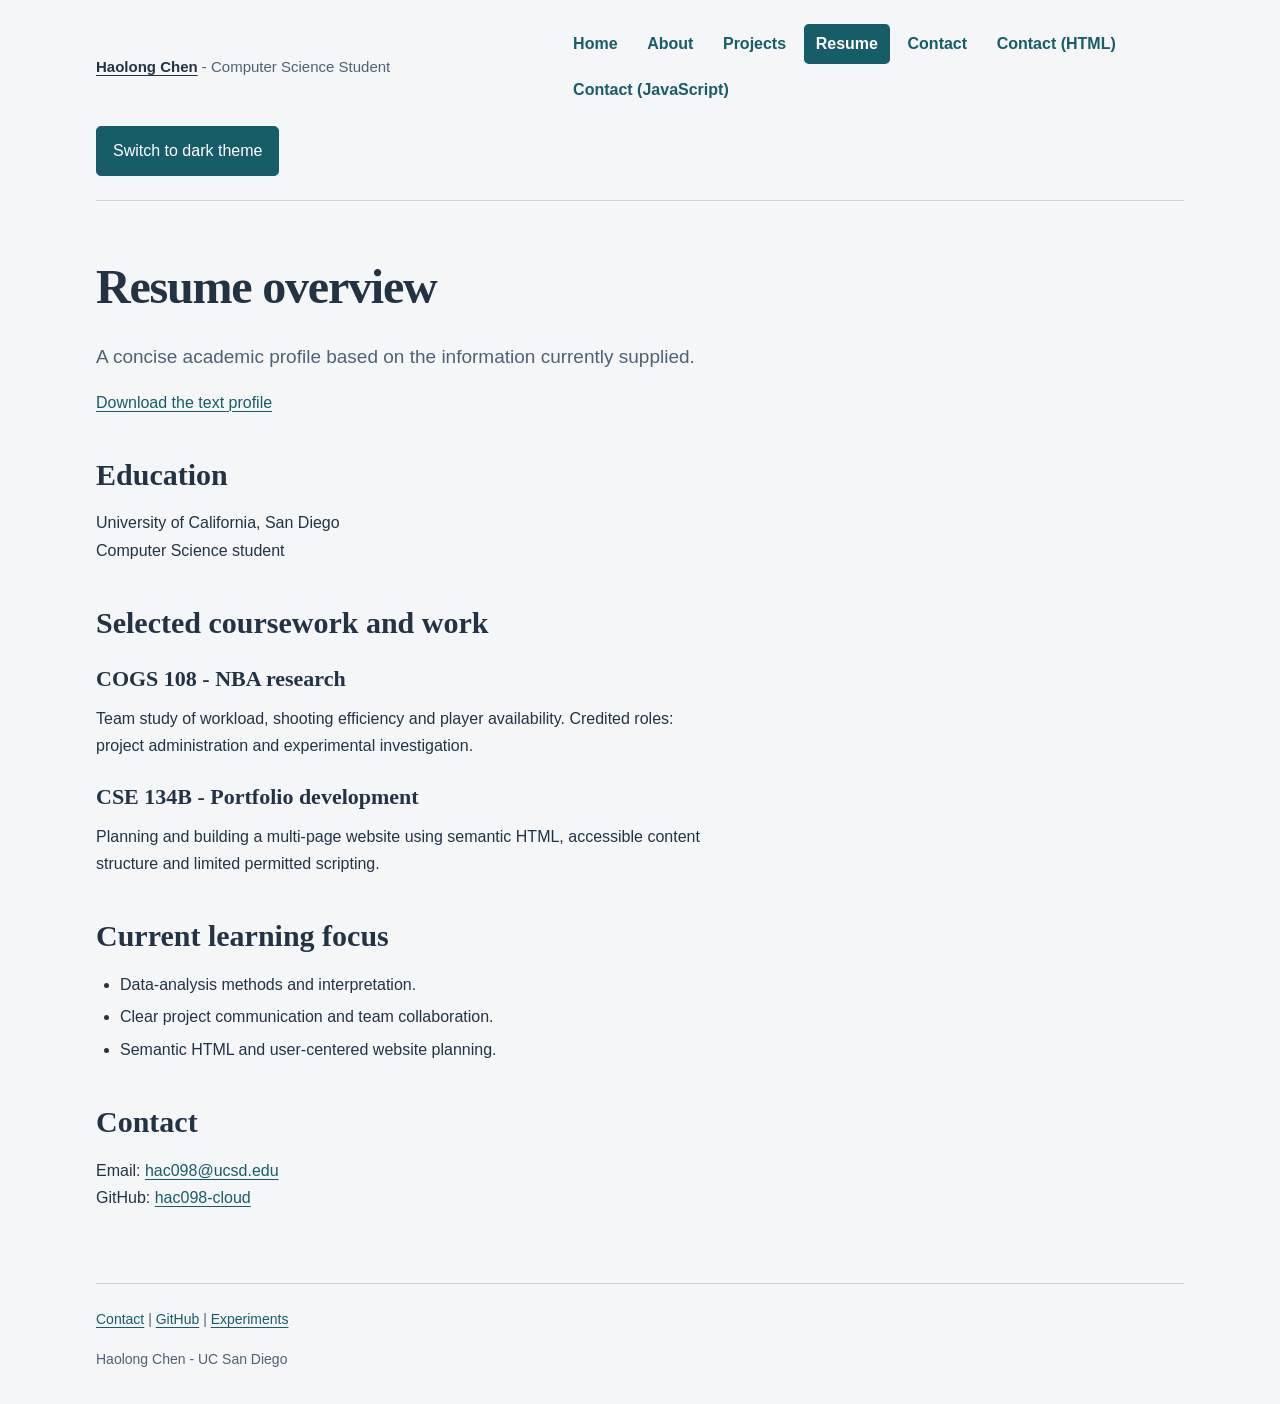
<file: resume.html>
<!doctype html>
<html lang="en">
<head>
<meta charset="utf-8">
<meta name="viewport" content="width=device-width, initial-scale=1">
<meta name="description" content="Haolong Chen's computer science portfolio: NBA data analysis and HTML web development.">
<title>Resume Overview | Haolong Chen</title>
<link rel="stylesheet" href="assets/structure.css">

<script src="theme.js" defer></script>
</head>
<body>
<header><p><a href="index.html">Haolong Chen</a> - Computer Science Student</p><nav aria-label="Main navigation"><ul><li><a href="index.html">Home</a></li><li><a href="about.html">About</a></li><li><a href="projects.html">Projects</a></li><li><a href="resume.html" aria-current="page">Resume</a></li><li><a href="contact.html">Contact</a></li><li><a href="form-no-js.html">Contact (HTML)</a></li><li><a href="form-with-js.html">Contact (JavaScript)</a></li></ul></nav><button id="theme-toggle" type="button" hidden>Switch to dark theme</button></header>
<main id="main-content">
<h1>Resume overview</h1><p>A concise academic profile based on the information currently supplied.</p><p><a href="assets/resume.txt" download>Download the text profile</a></p>
<section><h2>Education</h2><p>University of California, San Diego<br>Computer Science student</p></section>
<section><h2>Selected coursework and work</h2><h3>COGS 108 - NBA research</h3><p>Team study of workload, shooting efficiency and player availability. Credited roles: project administration and experimental investigation.</p><h3>CSE 134B - Portfolio development</h3><p>Planning and building a multi-page website using semantic HTML, accessible content structure and limited permitted scripting.</p></section>
<section><h2>Current learning focus</h2><ul><li>Data-analysis methods and interpretation.</li><li>Clear project communication and team collaboration.</li><li>Semantic HTML and user-centered website planning.</li></ul></section>
<section><h2>Contact</h2><p>Email: <a href="mailto:hac098@ucsd.edu">hac098@ucsd.edu</a><br>GitHub: <a href="https://github.com/hac098-cloud">hac098-cloud</a></p></section>
</main>
<footer><p><a href="contact.html">Contact</a> | <a href="https://github.com/hac098-cloud">GitHub</a> | <a href="experiments.html">Experiments</a></p><p>Haolong Chen - UC San Diego</p></footer>
</body>
</html>
</file>
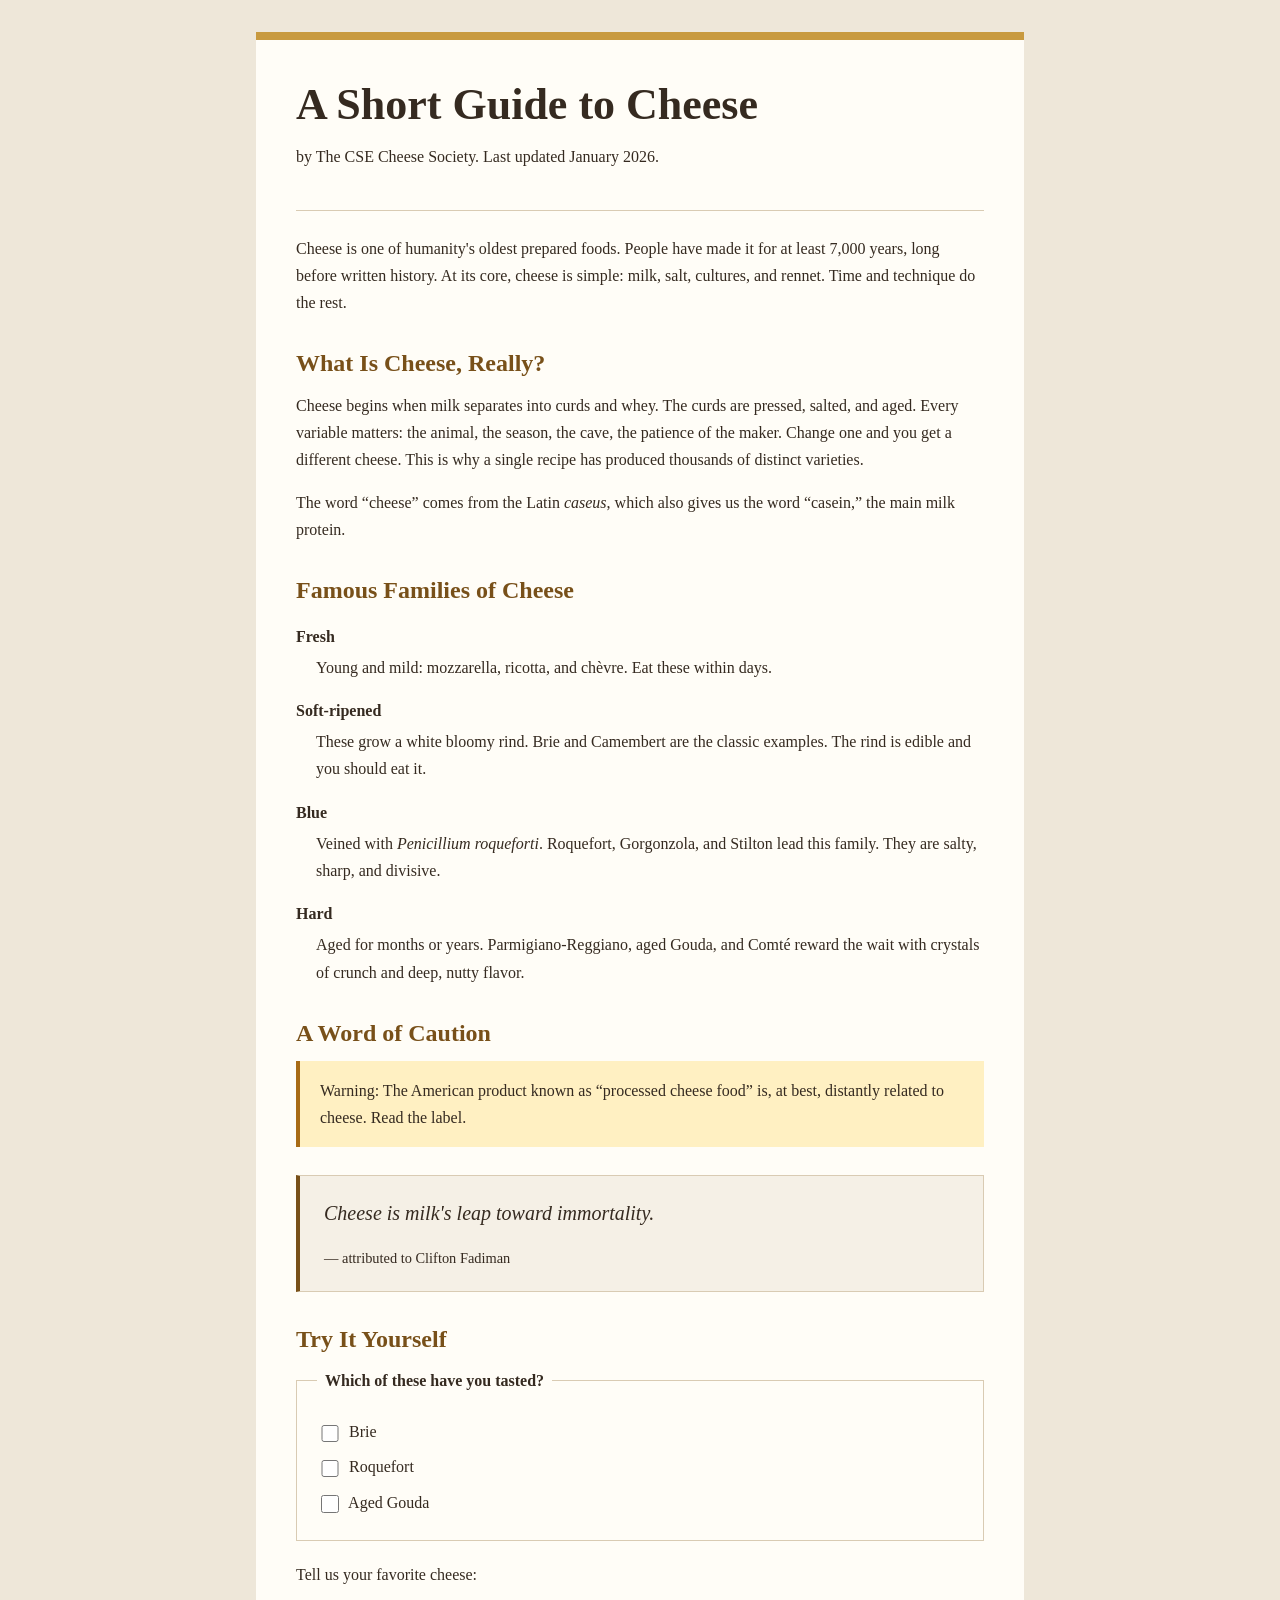
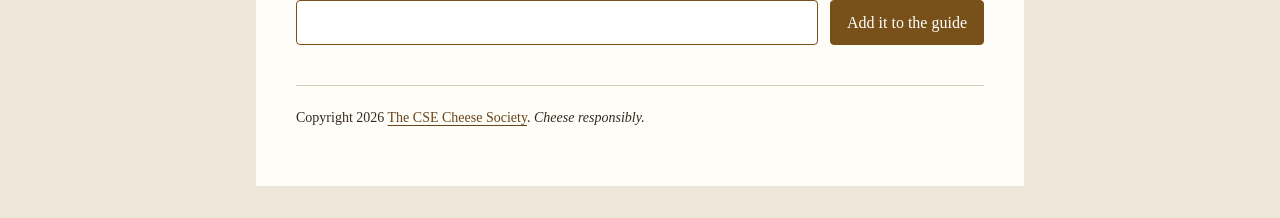
<file: part1/cheese.html>
<!DOCTYPE html>
<html lang="en">
<head>
  <meta charset="UTF-8">
  <meta name="viewport" content="width=device-width, initial-scale=1">
  <title>A Short Guide to Cheese</title>
  <link rel="stylesheet" href="cheese.css">
</head>
<body>
  <header>
    <h1>A Short Guide to Cheese</h1>
    <p>by The CSE Cheese Society. Last updated <time datetime="2026-01">January 2026</time>.</p>
  </header>

  <main>
    <article>
      <p>Cheese is one of humanity's oldest prepared foods. People have made
      it for at least 7,000 years, long before written history. At its core,
      cheese is simple: milk, salt, cultures, and rennet. Time and technique
      do the rest.</p>

      <section>
        <h2>What Is Cheese, Really?</h2>
        <p>Cheese begins when milk separates into curds and whey. The curds
        are pressed, salted, and aged. Every variable matters: the animal,
        the season, the cave, the patience of the maker. Change one and you
        get a different cheese. This is why a single recipe has produced
        thousands of distinct varieties.</p>
        <p>The word <q>cheese</q> comes from the Latin
        <span class="latin" lang="la">caseus</span>, which also gives us the word
        <q>casein,</q> the main milk protein.</p>
      </section>

      <section>
        <h2>Famous Families of Cheese</h2>

        <dl>
          <dt>Fresh</dt>
          <dd>Young and mild: mozzarella, ricotta, and
          <span lang="fr">chèvre</span>. Eat these within days.</dd>

          <dt>Soft-ripened</dt>
          <dd>These grow a white bloomy rind. Brie and Camembert are the
          classic examples. The rind is edible and you should eat it.</dd>

          <dt>Blue</dt>
          <dd>Veined with <span class="latin" lang="la">Penicillium
          roqueforti</span>. Roquefort, Gorgonzola, and Stilton lead this
          family. They are salty, sharp, and divisive.</dd>

          <dt>Hard</dt>
          <dd>Aged for months or years. Parmigiano-Reggiano, aged Gouda,
          and <span lang="fr">Comté</span> reward the wait with crystals
          of crunch and deep, nutty flavor.</dd>
        </dl>
      </section>

      <section>
        <h2>A Word of Caution</h2>
        <p id="warning">Warning: The American product known as
        <q>processed cheese food</q> is, at best, distantly related to
        cheese. Read the label.</p>

        <blockquote>
          <p>Cheese is milk's leap toward immortality.</p>
          <footer>— attributed to Clifton Fadiman</footer>
        </blockquote>
      </section>

      <section>
        <h2>Try It Yourself</h2>
        <form>
          <fieldset>
            <legend>Which of these have you tasted?</legend>
            <p><input type="checkbox" id="c-brie" name="tasted" value="brie">
               <label for="c-brie">Brie</label></p>
            <p><input type="checkbox" id="c-roquefort" name="tasted" value="roquefort">
               <label for="c-roquefort">Roquefort</label></p>
            <p><input type="checkbox" id="c-gouda" name="tasted" value="gouda">
               <label for="c-gouda">Aged Gouda</label></p>
          </fieldset>
          <p>
            <label for="fav">Tell us your favorite cheese:</label>
            <input type="text" id="fav" name="favorite">
            <button type="submit">Add it to the guide</button>
          </p>
        </form>
      </section>
    </article>
  </main>
  <footer>
    <p>Copyright 2026 <a href="https://example.com/cheese-society">The CSE
    Cheese Society</a>. <em>Cheese responsibly.</em></p>
  </footer>
</body>
</html>
</file>
<file: assets/structure.css>
/* Haolong Chen — https://github.com/hac098-cloud/CSE134B-HW3 */
:root {
  --background: #f4f6f8;
  --surface: #fff;
  --text: #243344;
  --muted: #516173;
  --accent: #175d68;
  --accent-hover: #0b414a;
  --border: #cbd5de;
  --focus: #a84500;
  --button-text: #fff;
  --hover-surface: #e1ecee;
  --error: #a12121;
  --success: #21613b;
  --warning-bg: #fff2c9;
  --warning-text: #624300;
  color-scheme: light;
  --font-body: "Segoe UI", Arial, sans-serif;
  --font-heading: Georgia, "Times New Roman", serif;
  --page-width: 68rem;
  --space: 1.5rem;
}

* { box-sizing: border-box; }
html { background: var(--background); }
body {
  margin: 0;
  color: var(--text);
  font-family: var(--font-body);
  font-size: 1rem;
  line-height: 1.7;
  overflow-wrap: anywhere;
}

/* Child combinator: the shared page header, main content, and footer. */
body > header, body > main, body > footer {
  width: min(var(--page-width), calc(100% - 3rem));
  margin-inline: auto;
}
body > header {
  display: flex;
  flex-wrap: wrap;
  justify-content: space-between;
  align-items: center;
  gap: 1rem var(--space);
  padding-block: var(--space);
  border-bottom: 1px solid var(--border);
}
header p { margin: 0; color: var(--muted); font-size: 0.9375rem; }
header p a { color: var(--text); font-weight: 700; }

/* Descendant combinator: the navigation's existing list becomes a row. */
nav ul {
  display: flex;
  flex-wrap: wrap;
  gap: 0.35rem;
  margin: 0;
  padding: 0;
  list-style: none;
}
nav a {
  display: block;
  padding: 0.4em 0.75em;
  border-radius: 0.3rem;
  font-weight: 600;
  text-decoration: none;
}
/* Attribute selector: identify the current page in the shared navigation. */
nav a[aria-current="page"] { background: var(--accent); color: var(--button-text); }
nav a:hover { background: var(--hover-surface); color: var(--accent-hover); }

main { padding-block: 3.5rem; }
h1, h2, h3 {
  color: var(--text);
  font-family: var(--font-heading);
  line-height: 1.25;
  text-wrap: balance;
}
h1 {
  max-width: 24ch;
  margin: 0 0 var(--space);
  font-size: 3rem;
  letter-spacing: -0.025em;
}
h2 { margin: 0 0 1rem; font-size: 1.875rem; }
h3 { margin: var(--space) 0 0.75rem; font-size: 1.375rem; }
p { max-width: 70ch; margin: 0 0 1rem; }
/* Adjacent sibling combinator: emphasize each page's opening paragraph. */
h1 + p { color: var(--muted); font-size: 1.1875rem; }
section { margin-top: 2.5rem; }
ul, ol { max-width: 70ch; padding-left: 1.5rem; }
li + li { margin-top: 0.35rem; }
nav li + li { margin-top: 0; }
a {
  color: var(--accent);
  text-underline-offset: 0.2em;
  text-decoration-thickness: 0.08em;
}
a:hover { color: var(--accent-hover); text-decoration-thickness: 0.15em; }
a:focus, button:focus, input:focus, textarea:focus, select:focus,
audio:focus, audio:focus-within, video:focus, video:focus-within,
iframe:focus, iframe:focus-within, summary:focus {
  outline: 3px solid var(--focus);
  outline-offset: 4px;
}

.featured-work {
  display: grid;
  grid-template-columns: repeat(2, minmax(0, 1fr));
  gap: var(--space);
}
.featured-work > h2 { grid-column: 1 / -1; margin-bottom: 0; }
project-summary, .project-card {
  display: block;
  padding: var(--space);
  border: 1px solid var(--border);
  border-top: 0.25rem solid var(--accent);
  border-radius: 0.5rem;
  background: var(--surface);
}
project-summary > h3 { margin-top: 0; }
main > article + article { margin-top: var(--space); }
img, video, svg, canvas { max-width: 100%; height: auto; }
picture { display: block; margin-block: var(--space); }
picture img { display: block; border: 1px solid var(--border); border-radius: 0.5rem; }
audio, iframe { max-width: 100%; }
canvas, iframe { border: 1px solid var(--border); background: var(--surface); }
dialog[open] {
  position: static;
  max-width: 100%;
  margin: 1rem 0;
  padding: var(--space);
  border: 1px solid var(--border);
  border-radius: 0.5rem;
  color: inherit;
  background: var(--surface);
}
dialog h3 { margin-top: 0; }

form { max-width: 42rem; }
fieldset {
  min-width: 0;
  margin: 0;
  padding: var(--space);
  border: 1px solid var(--border);
  border-radius: 0.5rem;
  background: var(--surface);
}
legend { padding-inline: 0.5em; font-weight: 700; }
label { font-weight: 600; }
input, textarea, select, button { font: inherit; }
input, textarea, select {
  width: 100%;
  max-width: 100%;
  padding: 0.55em 0.75em;
  border: 1px solid var(--muted);
  border-radius: 0.3rem;
  color: inherit;
  background: var(--surface);
}
textarea { resize: vertical; }
button {
  max-width: 100%;
  padding: 0.65em 1em;
  border: 1px solid var(--accent);
  border-radius: 0.3rem;
  color: var(--button-text);
  background: var(--accent);
  cursor: pointer;
}
button:hover { background: var(--accent-hover); }
progress { max-width: 100%; accent-color: var(--accent); }
body > footer {
  padding-block: var(--space) 2rem;
  border-top: 1px solid var(--border);
  color: var(--muted);
  font-size: 0.875rem;
}
body > footer p:last-child { margin-bottom: 0; }

@media (max-width: 42rem) {
  body > header, body > main, body > footer { width: calc(100% - 2rem); }
  body > header { flex-direction: column; align-items: stretch; }
  nav ul { display: grid; grid-template-columns: repeat(3, minmax(0, 1fr)); }
  nav a { text-align: center; }
  main { padding-block: 2rem; }
  h1 { font-size: 2.25rem; }
  h2 { font-size: 1.625rem; }
  .featured-work { grid-template-columns: minmax(0, 1fr); }
}

:root[data-theme="dark"] {
  color-scheme: dark;
  --background: #101b25;
  --surface: #192936;
  --text: #edf3f8;
  --muted: #bbcbd8;
  --accent: #8cdae2;
  --accent-hover: #b5eef2;
  --button-text: #102731;
  --hover-surface: #253f4d;
  --border: #617989;
  --focus: #ffd18c;
  --error: #ffb3b3;
  --success: #9cdeb3;
  --warning-bg: #423715;
  --warning-text: #ffe19a;
}
[hidden] { display: none !important; }
.contact-page { max-width: 48rem; }
.form-field { display: grid; gap: 0.4rem; margin-block: 1.5rem; }
.field-hint { color: var(--muted); font-size: 0.9rem; margin: 0; }
.field-error { color: var(--error); font-weight: 600; margin: 0; }
.field-error:empty { display: none; }
input:required, textarea:required { border-inline-start-width: 4px; }
input:user-invalid, textarea:user-invalid, [aria-invalid="true"] {
  border-color: var(--error);
  border-style: dashed;
}
input:user-valid, textarea:user-valid { border-color: var(--success); }
.form-feedback { margin-block: 1.25rem; }
.form-feedback h2 { font-family: var(--font-body); font-size: 1rem; margin-bottom: 0.4rem; }
#form-error-list { color: var(--error); }
#form-error-list:empty { display: none; }
#form-info { padding: 0.6rem; border: 1px solid var(--border); border-radius: 0.3rem; }
#form-info.length-warning { background: var(--warning-bg); color: var(--warning-text); font-weight: 700; }
::view-transition-old(root), ::view-transition-new(root) { animation-duration: 300ms; }
@media (prefers-reduced-motion: reduce) {
  ::view-transition-old(root), ::view-transition-new(root) { animation: none; }
}
</file>
<file: part1/cheese.css>
/*
 * Haolong Chen
 * Repository: https://github.com/hac098-cloud/CSE134B-HW3
 */

:root {
  --paper: #fffdf7;
  --ink: #352a20;
  --accent: #785019;
  --line: #d9cbb3;
  --focus: #175eaa;
}

* {
  box-sizing: border-box;
}

html {
  background-color: #eee7d9;
}

body {
  max-width: 48rem;
  margin: 2rem auto;
  padding: 2.5rem;
  font-family: Georgia, "Times New Roman", serif;
  color: var(--ink);
  line-height: 1.7;
  background-color: var(--paper);
  border-top: 0.5rem solid #c89a3f;
}

body > header {
  padding-bottom: 1.5rem;
  border-bottom: 1px solid var(--line);
}

h1 {
  margin: 0 0 0.75rem;
  font-size: 2.75rem;
  line-height: 1.15;
}

h2 {
  margin: 2rem 0 0.75rem;
  font-size: 1.5rem;
  line-height: 1.3;
  color: var(--accent);
}

p {
  margin: 0 0 1rem;
}

main {
  padding-top: 1.5rem;
}

.latin {
  font-style: italic;
}

dt {
  font-weight: bold;
}

dd {
  margin: 0.25rem 0 1rem 1.25rem;
}

#warning {
  padding: 1rem 1.25rem;
  background-color: #fff0c2;
  border-left: 0.25rem solid #a86b15;
}

blockquote {
  margin: 1.75rem 0;
  padding: 1.25rem 1.5rem;
  border: 1px solid var(--line);
  border-left: 0.25rem solid var(--accent);
  background-color: #f5f0e6;
}

blockquote p {
  font-size: 1.25rem;
  font-style: italic;
}

blockquote footer {
  font-size: 0.9rem;
}

a {
  color: #69451c;
  text-underline-offset: 0.2em;
}

a:hover {
  color: #422707;
  text-decoration-thickness: 0.15em;
}

a:focus,
input:focus,
button:focus {
  outline: 3px solid var(--focus);
  outline-offset: 3px;
}

fieldset {
  min-width: 0;
  margin: 0 0 1.25rem;
  padding: 1rem 1.25rem;
  border: 1px solid var(--line);
}

legend {
  padding: 0 0.5rem;
  font-weight: bold;
}

fieldset p {
  margin: 0.5rem 0;
}

input,
button {
  font: inherit;
}

input[type="checkbox"] {
  width: 1.1rem;
  height: 1.1rem;
  margin-right: 0.4rem;
  vertical-align: middle;
  accent-color: var(--accent);
}

form > p {
  display: flex;
  flex-wrap: wrap;
  align-items: center;
  gap: 0.75rem;
}

form > p > label {
  flex-basis: 100%;
}

input[type="text"] {
  flex: 1 1 12rem;
  min-width: 0;
  max-width: 100%;
  padding: 0.5rem 0.75rem;
  border: 1px solid var(--accent);
  border-radius: 0.25rem;
  background-color: #fff;
  color: inherit;
}

button {
  padding: 0.5rem 1rem;
  border: 1px solid var(--accent);
  border-radius: 0.25rem;
  background-color: #69451c;
  color: #fff;
  cursor: pointer;
}

/* Same selector and specificity as the earlier button rule: source order
   makes this later background-color win in the cascade. */
button {
  background-color: #785019;
}

button:hover {
  background-color: #53340e;
}

body > footer {
  margin-top: 2.5rem;
  padding-top: 1.25rem;
  border-top: 1px solid var(--line);
  font-size: 0.875rem;
}

@media (max-width: 40rem) {
  body {
    margin: 0 auto;
    padding: 1.5rem 1.25rem;
  }

  h1 {
    font-size: 2.25rem;
  }
}
</file>
